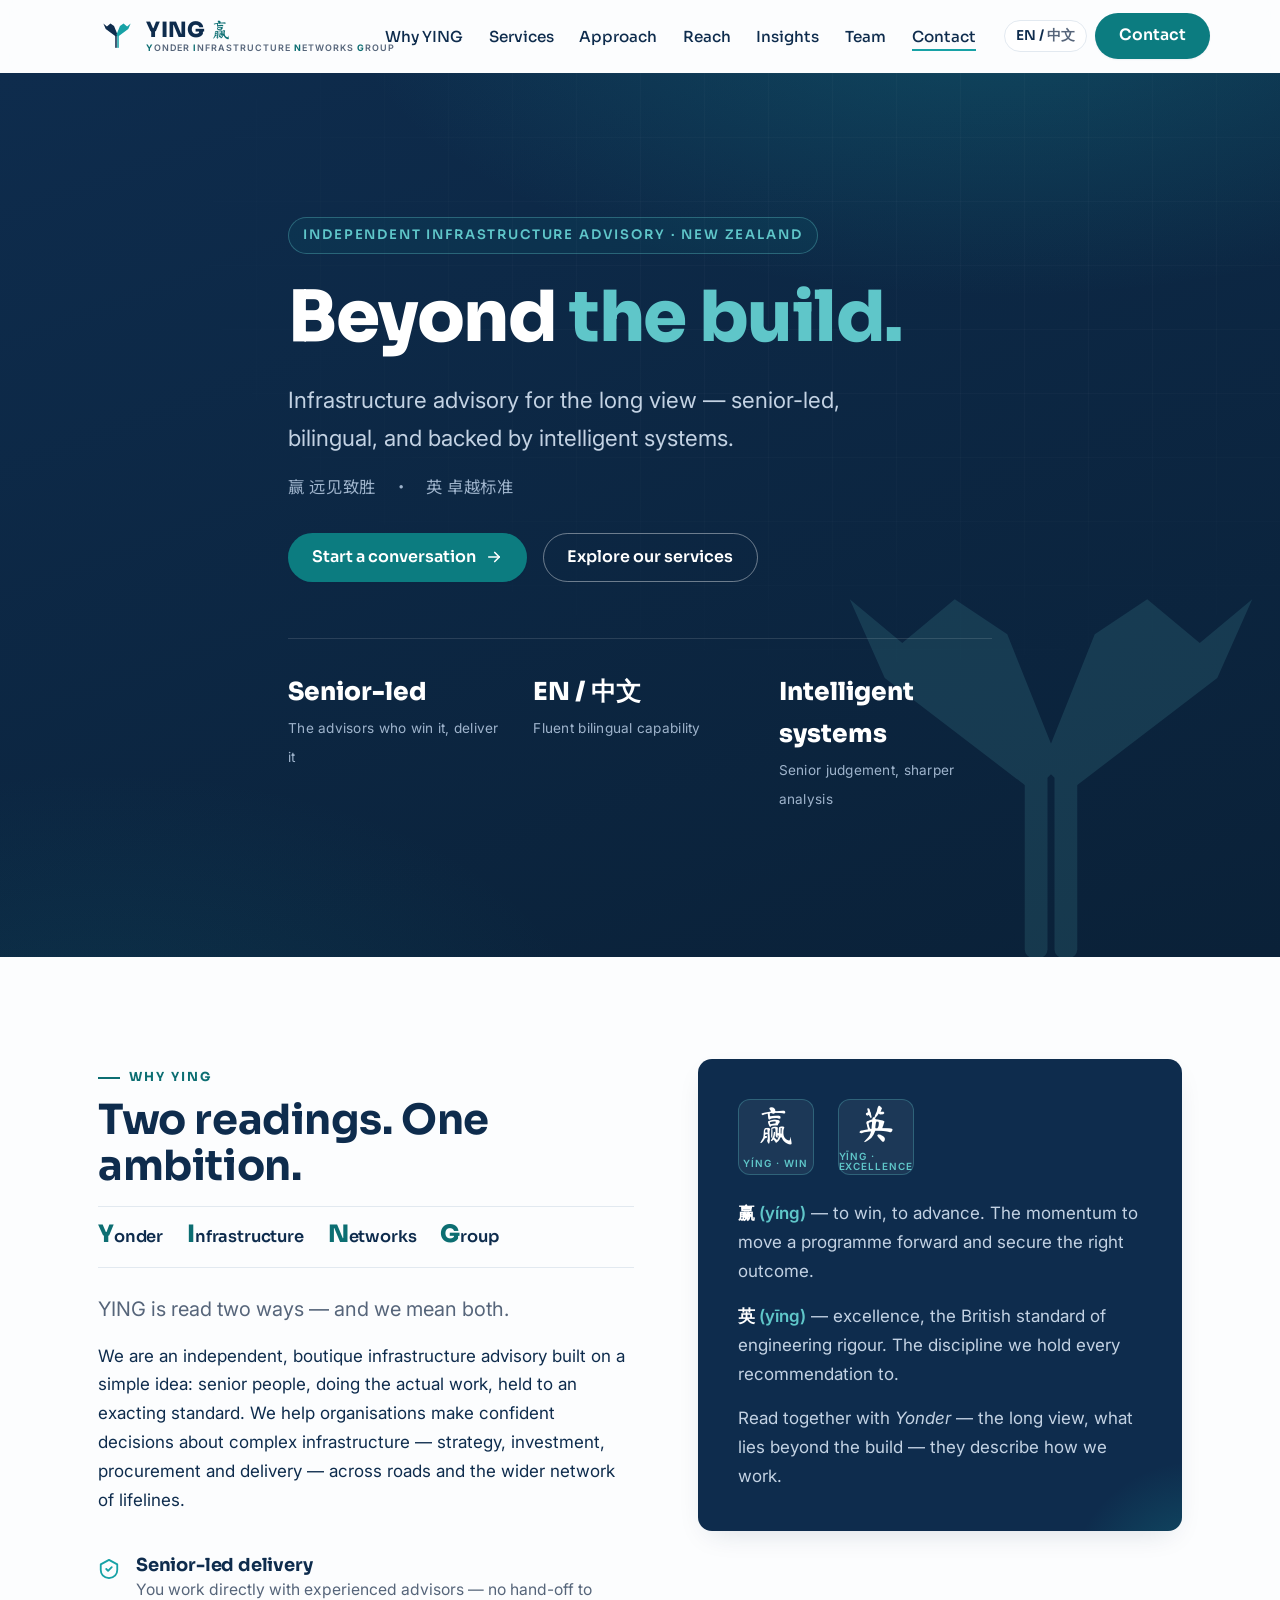
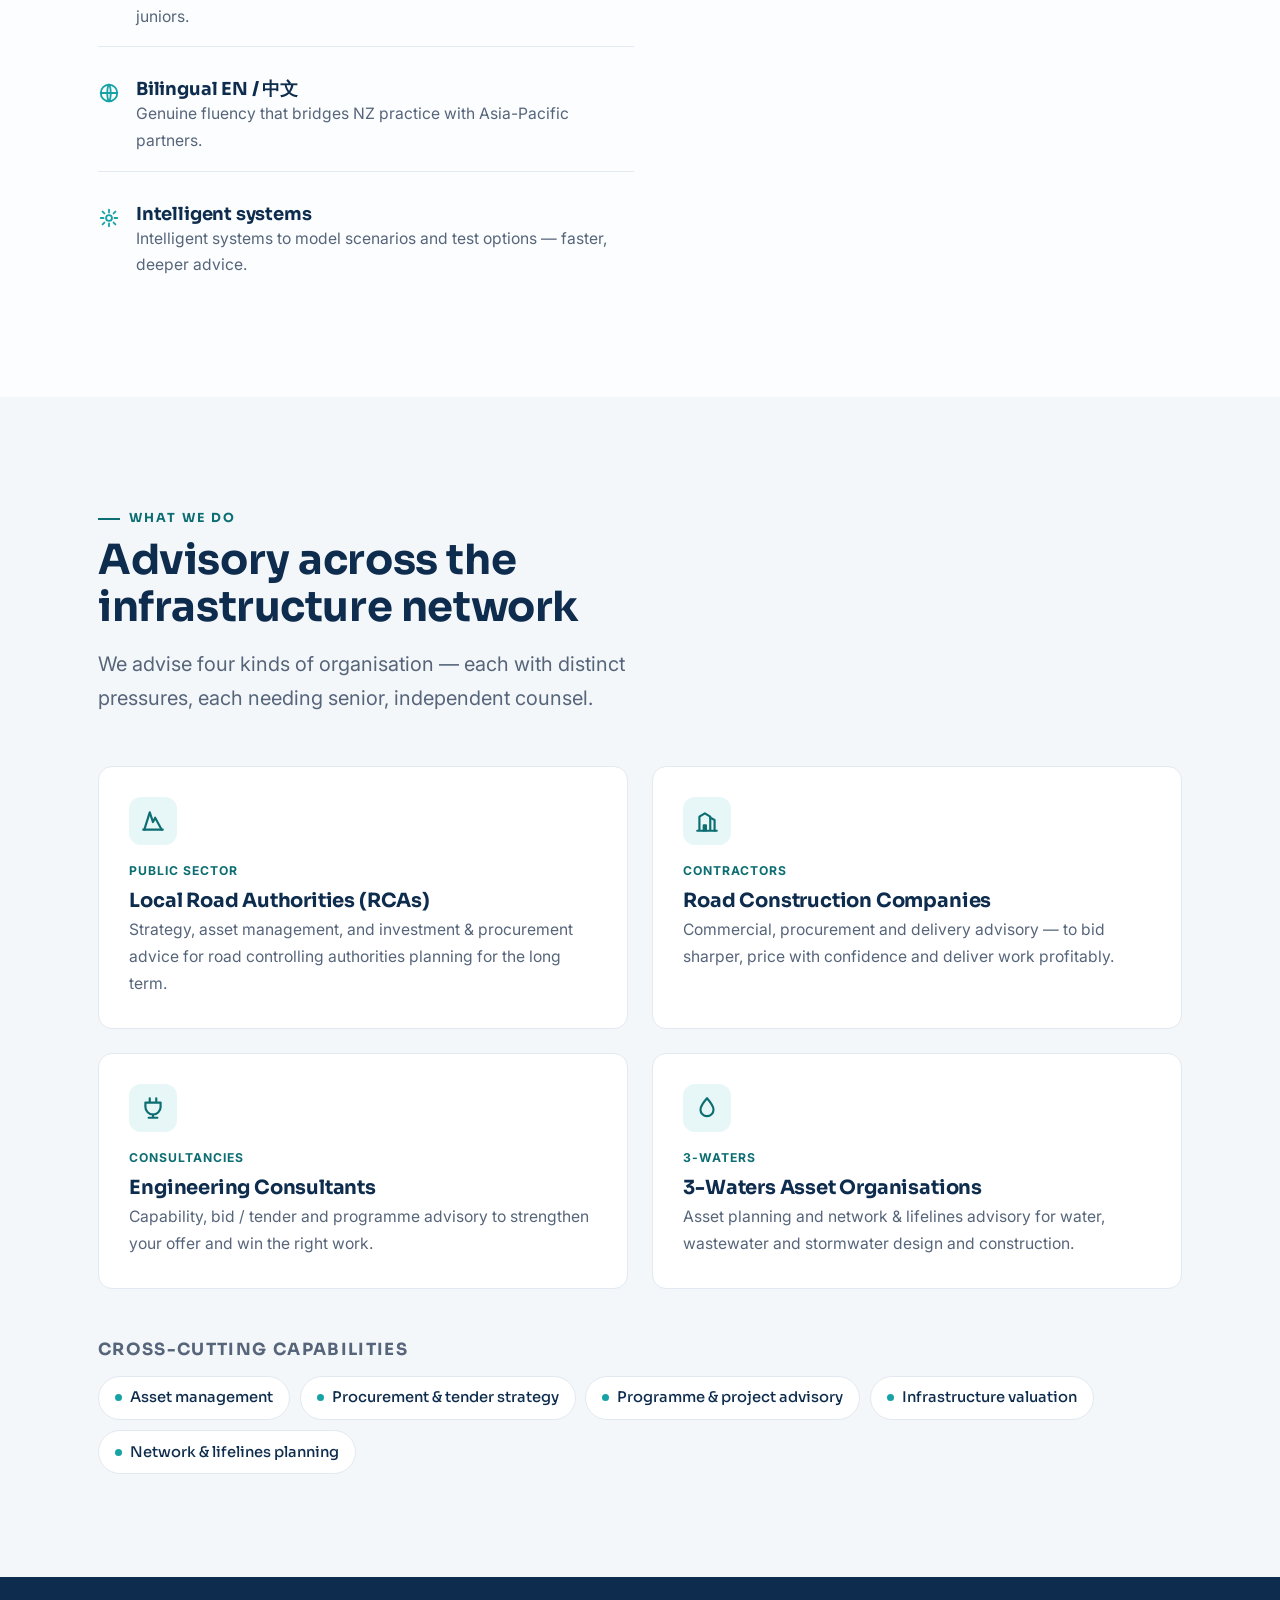
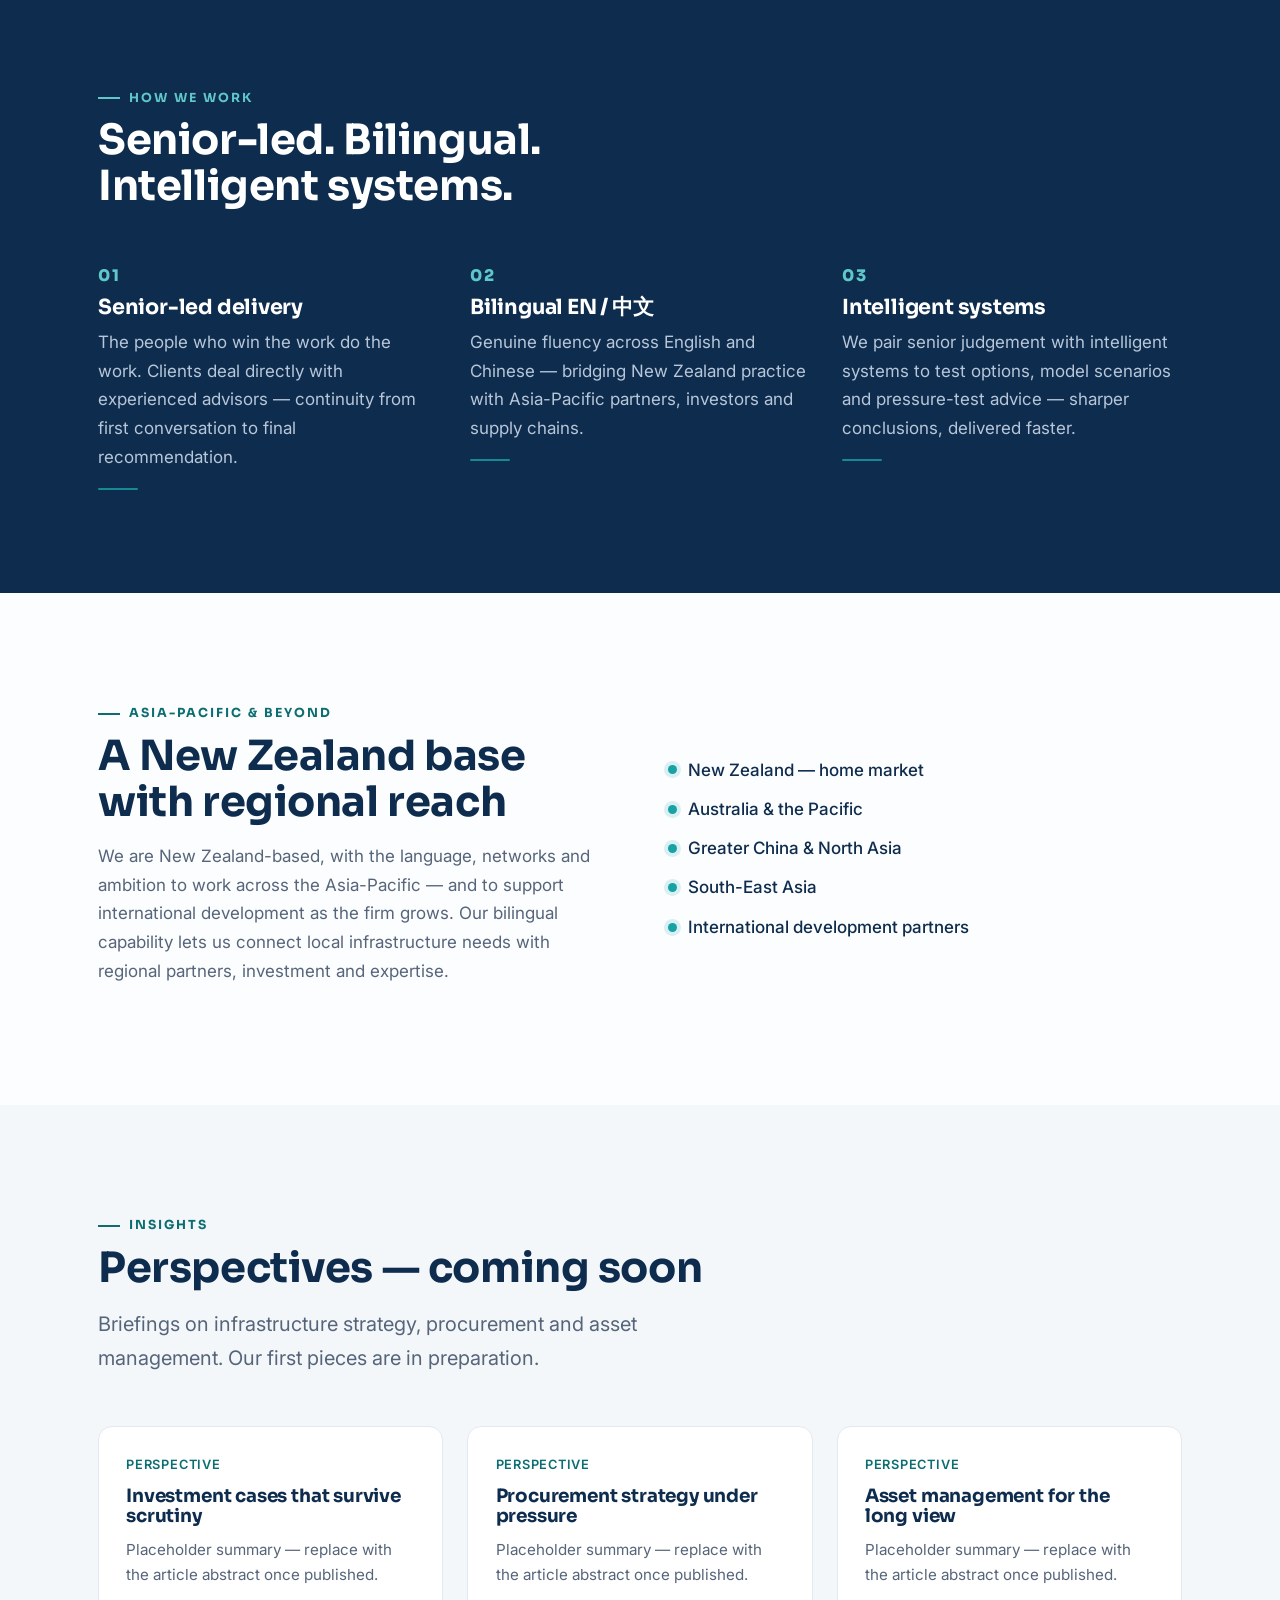
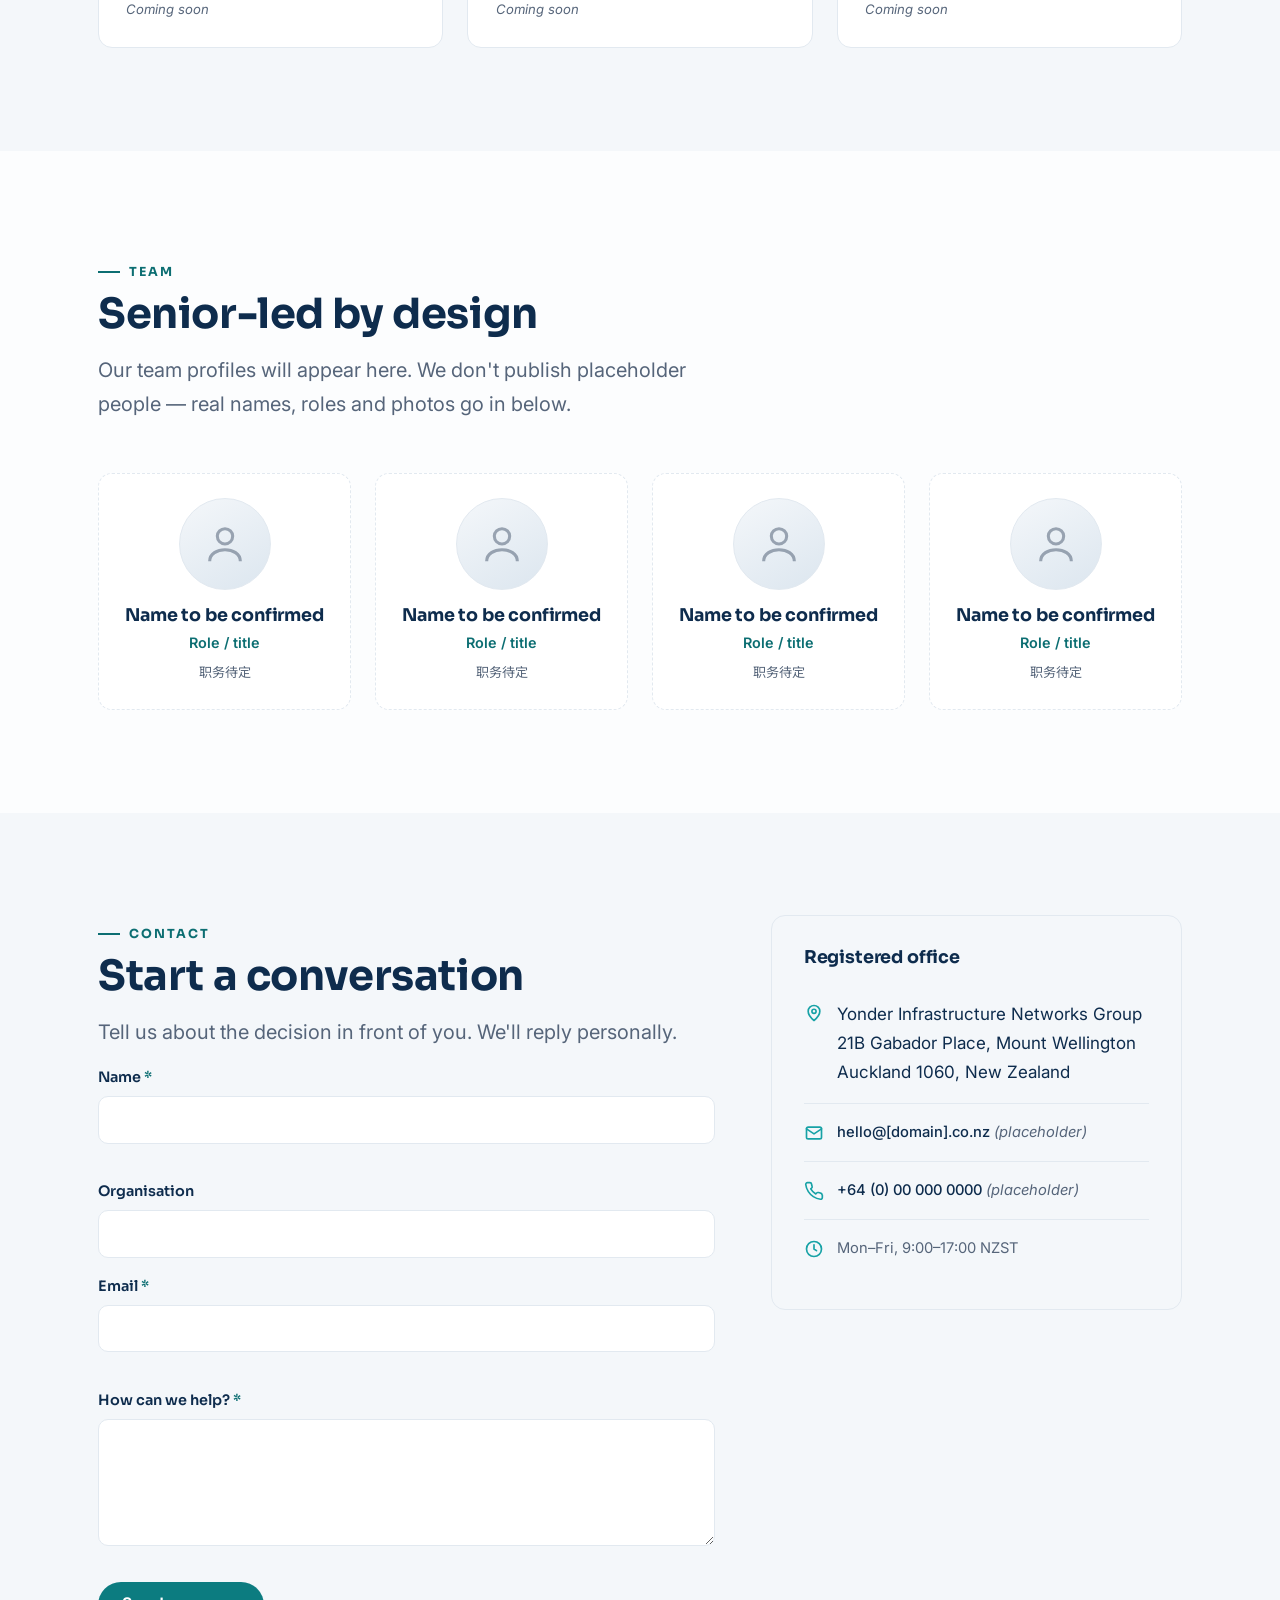
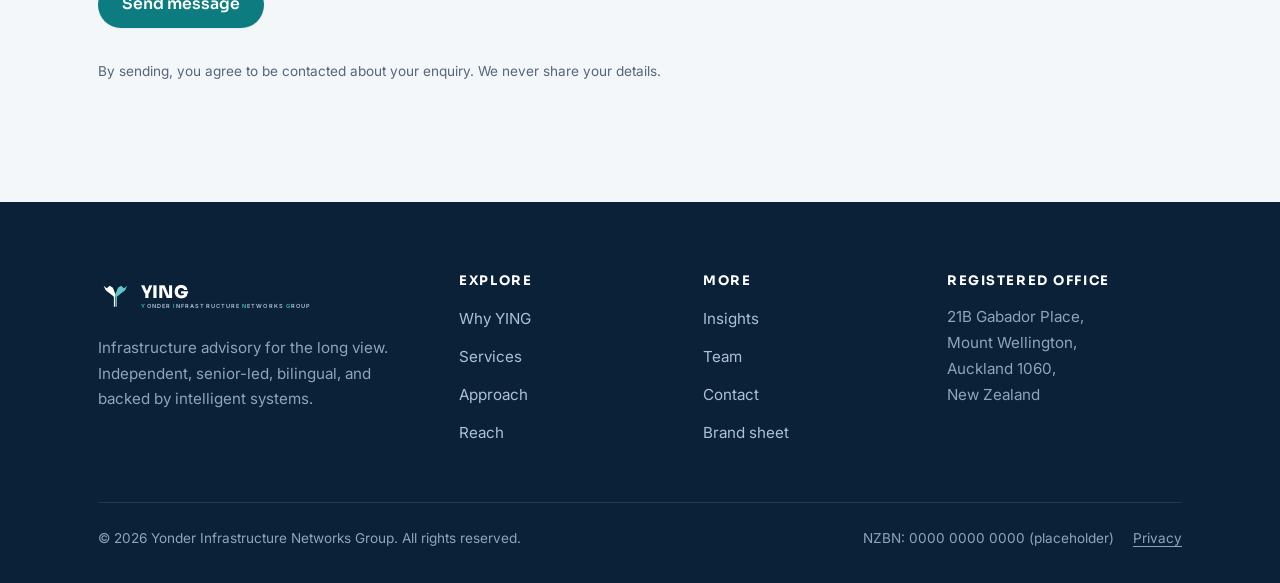
<file: index.html>
<!DOCTYPE html>
<html lang="en">
<head>
  <meta charset="UTF-8" />
  <meta name="viewport" content="width=device-width, initial-scale=1" />
  <meta name="theme-color" content="#0E2C4D" />

  <!-- ===== SEO ===== -->
  <title>YING — Yonder Infrastructure Networks Group | Infrastructure advisory for the long view</title>
  <meta name="description" content="Yonder Infrastructure Networks Group (YING) is an independent, senior-led infrastructure advisory firm in New Zealand — bilingual English / 中文, with intelligent systems. Advisory for road authorities, construction, engineering consultants and 3-Waters." />
  <!-- TODO: confirm production domain, then set the canonical + og:url below. Placeholder used. -->
  <link rel="canonical" href="https://www.example-ying.co.nz/" />
  <meta name="robots" content="index, follow" />

  <!-- ===== Open Graph / Twitter ===== -->
  <meta property="og:type" content="website" />
  <meta property="og:site_name" content="YING — Yonder Infrastructure Networks Group" />
  <meta property="og:title" content="YING — Infrastructure advisory for the long view" />
  <meta property="og:description" content="Independent, senior-led, bilingual (EN / 中文) infrastructure advisory with intelligent systems. New Zealand-based with Asia-Pacific reach." />
  <meta property="og:url" content="https://www.example-ying.co.nz/" />
  <!-- og-image.png is generated from the brand assets; see README. 1200×630. -->
  <meta property="og:image" content="https://www.example-ying.co.nz/assets/img/og-image.png" />
  <meta property="og:image:alt" content="YING — Yonder Infrastructure Networks Group" />
  <meta property="og:locale" content="en_NZ" />
  <meta property="og:locale:alternate" content="zh_CN" />
  <meta name="twitter:card" content="summary_large_image" />
  <meta name="twitter:title" content="YING — Infrastructure advisory for the long view" />
  <meta name="twitter:description" content="Independent, senior-led, bilingual (EN / 中文) infrastructure advisory based in New Zealand, with intelligent systems." />
  <meta name="twitter:image" content="https://www.example-ying.co.nz/assets/img/og-image.png" />

  <!-- ===== Icons / manifest ===== -->
  <link rel="icon" href="favicon.svg" type="image/svg+xml" />
  <link rel="apple-touch-icon" href="brand/ying-icon-512.png" />
  <link rel="manifest" href="site.webmanifest" />

  <!-- ===== Fonts (Google Fonts, OFL) ===== -->
  <link rel="preconnect" href="https://fonts.googleapis.com" />
  <link rel="preconnect" href="https://fonts.gstatic.com" crossorigin />
  <link href="https://fonts.googleapis.com/css2?family=Inter:wght@400;500;600;700&family=Sora:wght@500;600;700;800&family=Noto+Sans+SC:wght@400;500;700&family=Ma+Shan+Zheng&display=swap" rel="stylesheet" />

  <link rel="stylesheet" href="assets/css/styles.css?v=2" />

  <!-- ===== Structured data (truthful fields only; contact details omitted until confirmed) ===== -->
  <script type="application/ld+json">
  {
    "@context": "https://schema.org",
    "@type": "ProfessionalService",
    "name": "Yonder Infrastructure Networks Group",
    "alternateName": "YING",
    "description": "Independent, senior-led infrastructure business advisory. Bilingual English / Chinese, with intelligent systems. New Zealand-based with Asia-Pacific reach.",
    "url": "https://www.example-ying.co.nz/",
    "areaServed": ["New Zealand", "Asia-Pacific"],
    "knowsLanguage": ["en", "zh"],
    "address": {
      "@type": "PostalAddress",
      "streetAddress": "21B Gabador Place, Mount Wellington",
      "addressLocality": "Auckland",
      "postalCode": "1060",
      "addressCountry": "NZ"
    }
    /* TODO: add "telephone", "email", "logo", "sameAs" (LinkedIn etc.), and "taxID" (NZBN) once confirmed. */
  }
  </script>
</head>

<body>
  <a class="skip-link" href="#main">Skip to main content</a>

  <!-- ============================ HEADER ============================ -->
  <header class="site-header" id="top">
    <div class="container header__inner">
      <a class="brand" href="#top" aria-label="YING — Yonder Infrastructure Networks Group, home">
        <!-- Inline monogram mark (matches brand/logo-monogram.svg) -->
        <svg class="brand__mark" viewBox="0 0 64 64" aria-hidden="true" focusable="false">
          <polygon points="9,11 15,16 21,11 27,15 33,30 30,33 13,20" fill="#0E2C4D"/>
          <polygon points="55,11 49,16 43,11 37,15 31,30 34,33 51,20" fill="#17A2A6"/>
          <rect x="29" y="30.5" width="2.6" height="21.5" rx="1" fill="#0E2C4D"/>
          <rect x="32.4" y="30.5" width="2.6" height="21.5" rx="1" fill="#17A2A6"/>
        </svg>
        <span class="brand__type">
          <span class="brand__name">YING<span class="brand__cjk" aria-hidden="true">赢</span></span>
          <span class="brand__sub"><span class="i">Y</span>onder <span class="i">I</span>nfrastructure <span class="i">N</span>etworks <span class="i">G</span>roup</span>
        </span>
      </a>

      <nav class="nav" aria-label="Primary">
        <ul class="nav__list">
          <li><a class="nav__link" href="#about"    data-en="Why YING"  data-zh="关于">Why YING</a></li>
          <li><a class="nav__link" href="#services" data-en="Services"  data-zh="服务">Services</a></li>
          <li><a class="nav__link" href="#approach" data-en="Approach"  data-zh="方法">Approach</a></li>
          <li><a class="nav__link" href="#reach"    data-en="Reach"     data-zh="区域">Reach</a></li>
          <li><a class="nav__link" href="#insights" data-en="Insights"  data-zh="洞察">Insights</a></li>
          <li><a class="nav__link" href="#team"     data-en="Team"      data-zh="团队">Team</a></li>
          <li><a class="nav__link" href="#contact"  data-en="Contact"   data-zh="联系">Contact</a></li>
        </ul>
      </nav>

      <div class="header__actions">
        <!-- Language toggle (scaffold). Swaps elements carrying data-en/data-zh and sets <html lang>. -->
        <button class="lang-toggle" id="langToggle" type="button" aria-label="Switch language to 中文" title="Switch language">
          <span class="lang-en">EN</span><span aria-hidden="true"> / </span><span class="lang-zh is-inactive">中文</span>
        </button>
        <a class="btn btn--primary" href="#contact" data-en="Contact" data-zh="联系我们">Contact</a>
        <button class="nav-toggle" id="navToggle" type="button" aria-expanded="false" aria-controls="mobileNav" aria-label="Open menu">
          <span></span><span></span><span></span>
        </button>
      </div>
    </div>
  </header>

  <!-- Mobile navigation — kept OUTSIDE <header> so its position:fixed is relative to the
       viewport (the header's backdrop-filter would otherwise become its containing block). -->
  <div class="mobile-nav" id="mobileNav" hidden>
    <ul>
      <li><a href="#about"    data-en="Why YING" data-zh="关于">Why YING</a></li>
      <li><a href="#services" data-en="Services" data-zh="服务">Services</a></li>
      <li><a href="#approach" data-en="Approach" data-zh="方法">Approach</a></li>
      <li><a href="#reach"    data-en="Reach"    data-zh="区域">Reach</a></li>
      <li><a href="#insights" data-en="Insights" data-zh="洞察">Insights</a></li>
      <li><a href="#team"     data-en="Team"     data-zh="团队">Team</a></li>
      <li><a href="#contact"  data-en="Contact"  data-zh="联系">Contact</a></li>
    </ul>
    <a class="btn btn--primary" href="#contact" data-en="Start a conversation" data-zh="联系我们">Start a conversation</a>
  </div>

  <main id="main">

    <!-- ============================ HERO ============================ -->
    <section class="hero" aria-labelledby="hero-title">
      <div class="hero__grid" aria-hidden="true"></div>
      <!-- Oversized watermark of the mark -->
      <svg class="hero__watermark" viewBox="0 0 64 64" aria-hidden="true">
        <polygon points="9,11 15,16 21,11 27,15 33,30 30,33 13,20" fill="#5FC6C9"/>
        <polygon points="55,11 49,16 43,11 37,15 31,30 34,33 51,20" fill="#5FC6C9"/>
        <rect x="29" y="30.5" width="2.6" height="21.5" rx="1" fill="#5FC6C9"/>
        <rect x="32.4" y="30.5" width="2.6" height="21.5" rx="1" fill="#5FC6C9"/>
      </svg>

      <div class="container hero__inner">
        <p class="hero__kicker" data-en="Independent infrastructure advisory · New Zealand" data-zh="独立基础设施咨询 · 新西兰">Independent infrastructure advisory · New Zealand</p>
        <!-- Split into leaf spans so the accent survives the language swap (textContent-only). -->
        <h1 id="hero-title"><span data-en="Beyond " data-zh="远见 · ">Beyond </span><span class="accent" data-en="the build." data-zh="致胜">the build.</span></h1>
        <p class="hero__lead" data-en="Infrastructure advisory for the long view — senior-led, bilingual, and backed by intelligent systems." data-zh="着眼长远的基础设施咨询——资深主导、双语服务、运用智慧系统。">Infrastructure advisory for the long view — senior-led, bilingual, and backed by intelligent systems.</p>
        <p class="hero__cjk cjk">赢 远见致胜　·　英 卓越标准</p>
        <div class="hero__cta">
          <a class="btn btn--primary" href="#contact">
            <span data-en="Start a conversation" data-zh="联系我们">Start a conversation</span>
            <svg class="btn__icon" width="18" height="18" viewBox="0 0 24 24" fill="none" stroke="currentColor" stroke-width="2.2" stroke-linecap="round" stroke-linejoin="round" aria-hidden="true"><path d="M5 12h14"/><path d="m13 6 6 6-6 6"/></svg>
          </a>
          <a class="btn btn--ghost-dark" href="#services" data-en="Explore our services" data-zh="了解服务">Explore our services</a>
        </div>

        <!-- Differentiator proof strip (qualitative — no fabricated figures) -->
        <div class="hero__stats" role="list">
          <div class="hero__stat" role="listitem"><span class="n">Senior-led</span><span class="l" data-en="The advisors who win it, deliver it" data-zh="赢得项目者，亲自交付">The advisors who win it, deliver it</span></div>
          <div class="hero__stat" role="listitem"><span class="n">EN / 中文</span><span class="l" data-en="Fluent bilingual capability" data-zh="流利的中英双语能力">Fluent bilingual capability</span></div>
          <div class="hero__stat" role="listitem"><span class="n">Intelligent systems</span><span class="l" data-en="Senior judgement, sharper analysis" data-zh="资深判断，更敏锐的分析">Senior judgement, sharper analysis</span></div>
        </div>
      </div>
    </section>

    <!-- ============================ ABOUT / WHY YING ============================ -->
    <section class="section" id="about" aria-labelledby="about-title">
      <div class="container about__grid">
        <div class="reveal">
          <p class="eyebrow" data-en="Why YING" data-zh="关于 YING">Why YING</p>
          <h2 class="h2" id="about-title" data-en="Two readings. One ambition." data-zh="一名两义，志在致远。">Two readings. One ambition.</h2>
          <!-- YING = the initials of the full company name -->
          <ul class="acronym" aria-label="YING stands for Yonder Infrastructure Networks Group">
            <li><span class="ini">Y</span>onder</li>
            <li><span class="ini">I</span>nfrastructure</li>
            <li><span class="ini">N</span>etworks</li>
            <li><span class="ini">G</span>roup</li>
          </ul>
          <!-- TODO(content): final approved English "about" copy. Below is original placeholder copy, safe to ship. -->
          <p class="lead" data-en="YING is read two ways — and we mean both." data-zh="YING 有两种读法——我们两者兼具。">YING is read two ways — and we mean both.</p>
          <p>We are an independent, boutique infrastructure advisory built on a simple idea: senior people, doing the actual work, held to an exacting standard. We help organisations make confident decisions about complex infrastructure — strategy, investment, procurement and delivery — across roads and the wider network of lifelines.</p>
          <ul class="pillars">
            <li class="pillar">
              <svg width="22" height="22" viewBox="0 0 24 24" fill="none" stroke="currentColor" stroke-width="2" stroke-linecap="round" stroke-linejoin="round" aria-hidden="true"><path d="M12 2 3 7v6c0 5 3.5 8 9 9 5.5-1 9-4 9-9V7z"/><path d="m9 12 2 2 4-4"/></svg>
              <div><h3 data-en="Senior-led delivery" data-zh="资深主导交付">Senior-led delivery</h3><p data-en="You work directly with experienced advisors — no hand-off to juniors." data-zh="您将直接与资深顾问合作，绝不转交初级人员。">You work directly with experienced advisors — no hand-off to juniors.</p></div>
            </li>
            <li class="pillar">
              <svg width="22" height="22" viewBox="0 0 24 24" fill="none" stroke="currentColor" stroke-width="2" stroke-linecap="round" stroke-linejoin="round" aria-hidden="true"><circle cx="12" cy="12" r="9"/><path d="M3 12h18M12 3c2.5 2.7 2.5 15.3 0 18M12 3c-2.5 2.7-2.5 15.3 0 18"/></svg>
              <div><h3 data-en="Bilingual EN / 中文" data-zh="中英双语">Bilingual EN / 中文</h3><p data-en="Genuine fluency that bridges NZ practice with Asia-Pacific partners." data-zh="真正的双语能力，连接新西兰实践与亚太伙伴。">Genuine fluency that bridges NZ practice with Asia-Pacific partners.</p></div>
            </li>
            <li class="pillar">
              <svg width="22" height="22" viewBox="0 0 24 24" fill="none" stroke="currentColor" stroke-width="2" stroke-linecap="round" stroke-linejoin="round" aria-hidden="true"><path d="M12 3v3m0 12v3M5 5l2 2m10 10 2 2M3 12h3m12 0h3M5 19l2-2m10-10 2-2"/><circle cx="12" cy="12" r="3.2"/></svg>
              <div><h3 data-en="Intelligent systems" data-zh="智慧系统">Intelligent systems</h3><p data-en="Intelligent systems to model scenarios and test options — faster, deeper advice." data-zh="运用智慧系统模拟情景、检验方案——更快、更深入的建议。">Intelligent systems to model scenarios and test options — faster, deeper advice.</p></div>
            </li>
          </ul>
        </div>

        <aside class="story-card reveal" aria-label="The meaning of YING">
          <div class="glyph-row">
            <span class="glyph cjk">赢<small>yíng · win</small></span>
            <span class="glyph cjk">英<small>yīng · excellence</small></span>
          </div>
          <p><strong style="color:#fff">赢 <span class="pinyin">(yíng)</span></strong> — to win, to advance. The momentum to move a programme forward and secure the right outcome.</p>
          <p><strong style="color:#fff">英 <span class="pinyin">(yīng)</span></strong> — excellence, the British standard of engineering rigour. The discipline we hold every recommendation to.</p>
          <p style="margin-bottom:0">Read together with <em>Yonder</em> — the long view, what lies beyond the build — they describe how we work.</p>
        </aside>
      </div>
    </section>

    <!-- ============================ SERVICES ============================ -->
    <section class="section section--alt" id="services" aria-labelledby="services-title">
      <div class="container">
        <div class="section__head reveal">
          <p class="eyebrow" data-en="What we do" data-zh="服务范围">What we do</p>
          <h2 class="h2" id="services-title" data-en="Advisory across the infrastructure network" data-zh="覆盖基础设施网络的咨询服务">Advisory across the infrastructure network</h2>
          <p class="lead" data-en="We advise four kinds of organisation — each with distinct pressures, each needing senior, independent counsel." data-zh="我们为四类机构提供咨询，各有不同挑战，皆需资深、独立的建议。">We advise four kinds of organisation — each with distinct pressures, each needing senior, independent counsel.</p>
        </div>

        <div class="card-grid">
          <!-- Service 1 -->
          <article class="card reveal">
            <span class="card__icon" aria-hidden="true"><svg viewBox="0 0 24 24" fill="none" stroke="currentColor" stroke-width="2" stroke-linecap="round" stroke-linejoin="round"><path d="M4 20 9 4l3 9 2-4 6 11"/><path d="M3 20h18"/></svg></span>
            <span class="card__tag" data-en="Public sector" data-zh="公共部门">Public sector</span>
            <h3 data-en="Local Road Authorities (RCAs)" data-zh="地方道路管理机构（RCA）">Local Road Authorities (RCAs)</h3>
            <p data-en="Strategy, asset management, and investment &amp; procurement advice for road controlling authorities planning for the long term." data-zh="为道路管理机构提供战略、资产管理及投资与采购建议，着眼长远规划。">Strategy, asset management, and investment &amp; procurement advice for road controlling authorities planning for the long term.</p>
          </article>
          <!-- Service 2 -->
          <article class="card reveal">
            <span class="card__icon" aria-hidden="true"><svg viewBox="0 0 24 24" fill="none" stroke="currentColor" stroke-width="2" stroke-linecap="round" stroke-linejoin="round"><path d="M3 21h18M5 21V8l5-3 5 3v13"/><path d="M9 21v-5h2v5M19 21V11l-4-2"/></svg></span>
            <span class="card__tag" data-en="Contractors" data-zh="承建商">Contractors</span>
            <h3 data-en="Road Construction Companies" data-zh="道路施工企业">Road Construction Companies</h3>
            <p data-en="Commercial, procurement and delivery advisory — to bid sharper, price with confidence and deliver work profitably." data-zh="商务、采购与交付咨询——更精准投标、更有把握定价、更高效益地交付。">Commercial, procurement and delivery advisory — to bid sharper, price with confidence and deliver work profitably.</p>
          </article>
          <!-- Service 3 -->
          <article class="card reveal">
            <span class="card__icon" aria-hidden="true"><svg viewBox="0 0 24 24" fill="none" stroke="currentColor" stroke-width="2" stroke-linecap="round" stroke-linejoin="round"><path d="M9 3v4M15 3v4M5 7h14v4a7 7 0 0 1-14 0z"/><path d="M12 18v3M8 21h8"/></svg></span>
            <span class="card__tag" data-en="Consultancies" data-zh="咨询公司">Consultancies</span>
            <h3 data-en="Engineering Consultants" data-zh="工程顾问公司">Engineering Consultants</h3>
            <p data-en="Capability, bid / tender and programme advisory to strengthen your offer and win the right work." data-zh="能力建设、投标与项目群咨询，提升竞争力、赢得合适项目。">Capability, bid / tender and programme advisory to strengthen your offer and win the right work.</p>
          </article>
          <!-- Service 4 -->
          <article class="card reveal">
            <span class="card__icon" aria-hidden="true"><svg viewBox="0 0 24 24" fill="none" stroke="currentColor" stroke-width="2" stroke-linecap="round" stroke-linejoin="round"><path d="M12 3c4 4.5 6 7.8 6 10.5a6 6 0 0 1-12 0C6 10.8 8 7.5 12 3z"/></svg></span>
            <span class="card__tag" data-en="3-Waters" data-zh="三水">3-Waters</span>
            <h3 data-en="3-Waters Asset Organisations" data-zh="三水资产机构">3-Waters Asset Organisations</h3>
            <p data-en="Asset planning and network &amp; lifelines advisory for water, wastewater and stormwater design and construction." data-zh="为供水、污水与雨水的设计与施工提供资产规划及网络与生命线咨询。">Asset planning and network &amp; lifelines advisory for water, wastewater and stormwater design and construction.</p>
          </article>
        </div>

        <div class="capabilities reveal">
          <h3 data-en="Cross-cutting capabilities" data-zh="贯穿性专长">Cross-cutting capabilities</h3>
          <ul class="chips">
            <li class="chip" data-en="Asset management" data-zh="资产管理">Asset management</li>
            <li class="chip" data-en="Procurement &amp; tender strategy" data-zh="采购与投标策略">Procurement &amp; tender strategy</li>
            <li class="chip" data-en="Programme &amp; project advisory" data-zh="项目群与项目咨询">Programme &amp; project advisory</li>
            <li class="chip" data-en="Infrastructure valuation" data-zh="基础设施估值">Infrastructure valuation</li>
            <li class="chip" data-en="Network &amp; lifelines planning" data-zh="网络与生命线规划">Network &amp; lifelines planning</li>
          </ul>
        </div>
      </div>
    </section>

    <!-- ============================ APPROACH / DIFFERENTIATORS ============================ -->
    <section class="section section--navy" id="approach" aria-labelledby="approach-title">
      <div class="container">
        <div class="section__head reveal">
          <p class="eyebrow" data-en="How we work" data-zh="工作方式">How we work</p>
          <h2 class="h2" id="approach-title" data-en="Senior-led. Bilingual. Intelligent systems." data-zh="资深主导 · 中英双语 · 智慧系统">Senior-led. Bilingual. Intelligent systems.</h2>
        </div>
        <div class="steps">
          <div class="step reveal">
            <span class="step__n">01</span>
            <h3 data-en="Senior-led delivery" data-zh="资深主导交付">Senior-led delivery</h3>
            <p data-en="The people who win the work do the work. Clients deal directly with experienced advisors — continuity from first conversation to final recommendation." data-zh="赢得项目的人亲自执行。客户全程与资深顾问直接对接——从初次沟通到最终建议，一以贯之。">The people who win the work do the work. Clients deal directly with experienced advisors — continuity from first conversation to final recommendation.</p>
            <div class="step__rule" aria-hidden="true"></div>
          </div>
          <div class="step reveal">
            <span class="step__n">02</span>
            <h3 data-en="Bilingual EN / 中文" data-zh="中英双语">Bilingual EN / 中文</h3>
            <p data-en="Genuine fluency across English and Chinese — bridging New Zealand practice with Asia-Pacific partners, investors and supply chains." data-zh="真正流利的中英双语能力——连接新西兰实践与亚太伙伴、投资方及供应链。">Genuine fluency across English and Chinese — bridging New Zealand practice with Asia-Pacific partners, investors and supply chains.</p>
            <div class="step__rule" aria-hidden="true"></div>
          </div>
          <div class="step reveal">
            <span class="step__n">03</span>
            <h3 data-en="Intelligent systems" data-zh="智慧系统">Intelligent systems</h3>
            <p data-en="We pair senior judgement with intelligent systems to test options, model scenarios and pressure-test advice — sharper conclusions, delivered faster." data-zh="将资深判断与智慧系统结合，检验方案、模拟情景、压力测试建议——结论更精准，交付更迅速。">We pair senior judgement with intelligent systems to test options, model scenarios and pressure-test advice — sharper conclusions, delivered faster.</p>
            <div class="step__rule" aria-hidden="true"></div>
          </div>
        </div>
      </div>
    </section>

    <!-- ============================ ASIA-PACIFIC REACH ============================ -->
    <section class="section" id="reach" aria-labelledby="reach-title">
      <div class="container reach__grid">
        <div class="reveal">
          <p class="eyebrow" data-en="Asia-Pacific &amp; beyond" data-zh="亚太及更远">Asia-Pacific &amp; beyond</p>
          <h2 class="h2" id="reach-title" data-en="A New Zealand base with regional reach" data-zh="立足新西兰，辐射区域">A New Zealand base with regional reach</h2>
          <!-- TODO(content): confirm regional ambition wording with directors. These are ambition statements, not claims of established offices. -->
          <p class="reach__note" data-en="We are New Zealand-based, with the language, networks and ambition to work across the Asia-Pacific — and to support international development as the firm grows. Our bilingual capability lets us connect local infrastructure needs with regional partners, investment and expertise." data-zh="我们立足新西兰，凭借语言、网络与抱负服务于整个亚太地区，并随企业成长支持国际发展。双语能力使我们能将本地基础设施需求与区域伙伴、投资及专长相连接。">We are New Zealand-based, with the language, networks and ambition to work across the Asia-Pacific — and to support international development as the firm grows. Our bilingual capability lets us connect local infrastructure needs with regional partners, investment and expertise.</p>
        </div>
        <ul class="region-list reveal" aria-label="Regions of focus and ambition">
          <li data-en="New Zealand — home market" data-zh="新西兰——本土市场">New Zealand — home market</li>
          <li data-en="Australia &amp; the Pacific" data-zh="澳大利亚与太平洋地区">Australia &amp; the Pacific</li>
          <li data-en="Greater China &amp; North Asia" data-zh="大中华区与北亚">Greater China &amp; North Asia</li>
          <li data-en="South-East Asia" data-zh="东南亚">South-East Asia</li>
          <li data-en="International development partners" data-zh="国际发展合作伙伴">International development partners</li>
        </ul>
      </div>
    </section>

    <!-- ============================ INSIGHTS / NEWS (placeholder) ============================ -->
    <section class="section section--alt" id="insights" aria-labelledby="insights-title">
      <div class="container">
        <div class="section__head reveal">
          <p class="eyebrow" data-en="Insights" data-zh="洞察">Insights</p>
          <h2 class="h2" id="insights-title" data-en="Perspectives — coming soon" data-zh="观点 —— 即将推出">Perspectives — coming soon</h2>
          <p class="lead" data-en="Briefings on infrastructure strategy, procurement and asset management. Our first pieces are in preparation." data-zh="关于基础设施战略、采购与资产管理的简报。首批内容正在筹备中。">Briefings on infrastructure strategy, procurement and asset management. Our first pieces are in preparation.</p>
        </div>
        <!-- TODO(content): replace these placeholder cards with real articles (title, date, summary, link). -->
        <div class="insight-grid">
          <article class="insight reveal">
            <span class="insight__meta" data-en="Perspective" data-zh="观点">Perspective</span>
            <h3 data-en="Investment cases that survive scrutiny" data-zh="经得起审视的投资论证">Investment cases that survive scrutiny</h3>
            <p data-en="Placeholder summary — replace with the article abstract once published." data-zh="占位摘要——发布后请替换为文章摘要。">Placeholder summary — replace with the article abstract once published.</p>
            <span class="insight__soon" data-en="Coming soon" data-zh="即将推出">Coming soon</span>
          </article>
          <article class="insight reveal">
            <span class="insight__meta" data-en="Perspective" data-zh="观点">Perspective</span>
            <h3 data-en="Procurement strategy under pressure" data-zh="压力之下的采购策略">Procurement strategy under pressure</h3>
            <p data-en="Placeholder summary — replace with the article abstract once published." data-zh="占位摘要——发布后请替换为文章摘要。">Placeholder summary — replace with the article abstract once published.</p>
            <span class="insight__soon" data-en="Coming soon" data-zh="即将推出">Coming soon</span>
          </article>
          <article class="insight reveal">
            <span class="insight__meta" data-en="Perspective" data-zh="观点">Perspective</span>
            <h3 data-en="Asset management for the long view" data-zh="着眼长远的资产管理">Asset management for the long view</h3>
            <p data-en="Placeholder summary — replace with the article abstract once published." data-zh="占位摘要——发布后请替换为文章摘要。">Placeholder summary — replace with the article abstract once published.</p>
            <span class="insight__soon" data-en="Coming soon" data-zh="即将推出">Coming soon</span>
          </article>
        </div>
      </div>
    </section>

    <!-- ============================ TEAM (placeholder — no fabricated people) ============================ -->
    <section class="section" id="team" aria-labelledby="team-title">
      <div class="container">
        <div class="section__head reveal">
          <p class="eyebrow" data-en="Team" data-zh="团队">Team</p>
          <h2 class="h2" id="team-title" data-en="Senior-led by design" data-zh="资深主导，源于设计">Senior-led by design</h2>
          <p class="lead" data-en="Our team profiles will appear here. We don't publish placeholder people — real names, roles and photos go in below." data-zh="团队成员介绍将显示于此。我们不发布虚构人员——真实姓名、职务与照片将在下方填入。">Our team profiles will appear here. We don't publish placeholder people — real names, roles and photos go in below.</p>
        </div>
        <!-- TODO(content): for each team member add name, role (EN + 中文), photo (replace silhouette), short bio, and optional LinkedIn.
             Do NOT publish photos without the individual's consent. -->
        <div class="team-grid">
          <!-- Repeat this card per person -->
          <article class="person reveal">
            <div class="person__avatar" aria-hidden="true"><svg viewBox="0 0 24 24" fill="none" stroke="currentColor" stroke-width="1.6"><circle cx="12" cy="8" r="4"/><path d="M4 21c0-4 4-6 8-6s8 2 8 6"/></svg></div>
            <h3 data-en="Name to be confirmed" data-zh="姓名待定">Name to be confirmed</h3>
            <span class="role" data-en="Role / title" data-zh="职务">Role / title</span><br>
            <span class="role-zh cjk">职务待定</span>
          </article>
          <article class="person reveal">
            <div class="person__avatar" aria-hidden="true"><svg viewBox="0 0 24 24" fill="none" stroke="currentColor" stroke-width="1.6"><circle cx="12" cy="8" r="4"/><path d="M4 21c0-4 4-6 8-6s8 2 8 6"/></svg></div>
            <h3 data-en="Name to be confirmed" data-zh="姓名待定">Name to be confirmed</h3>
            <span class="role" data-en="Role / title" data-zh="职务">Role / title</span><br>
            <span class="role-zh cjk">职务待定</span>
          </article>
          <article class="person reveal">
            <div class="person__avatar" aria-hidden="true"><svg viewBox="0 0 24 24" fill="none" stroke="currentColor" stroke-width="1.6"><circle cx="12" cy="8" r="4"/><path d="M4 21c0-4 4-6 8-6s8 2 8 6"/></svg></div>
            <h3 data-en="Name to be confirmed" data-zh="姓名待定">Name to be confirmed</h3>
            <span class="role" data-en="Role / title" data-zh="职务">Role / title</span><br>
            <span class="role-zh cjk">职务待定</span>
          </article>
          <article class="person reveal">
            <div class="person__avatar" aria-hidden="true"><svg viewBox="0 0 24 24" fill="none" stroke="currentColor" stroke-width="1.6"><circle cx="12" cy="8" r="4"/><path d="M4 21c0-4 4-6 8-6s8 2 8 6"/></svg></div>
            <h3 data-en="Name to be confirmed" data-zh="姓名待定">Name to be confirmed</h3>
            <span class="role" data-en="Role / title" data-zh="职务">Role / title</span><br>
            <span class="role-zh cjk">职务待定</span>
          </article>
        </div>
      </div>
    </section>

    <!-- ============================ CONTACT ============================ -->
    <section class="section section--alt" id="contact" aria-labelledby="contact-title">
      <div class="container contact__grid">
        <div class="reveal">
          <p class="eyebrow" data-en="Contact" data-zh="联系我们">Contact</p>
          <h2 class="h2" id="contact-title" data-en="Start a conversation" data-zh="开启对话">Start a conversation</h2>
          <p class="lead" data-en="Tell us about the decision in front of you. We'll reply personally." data-zh="告诉我们您正面临的决策，我们将亲自回复。">Tell us about the decision in front of you. We'll reply personally.</p>

          <!-- Form posts nowhere by default. To go live, set action/method to a Formspree endpoint or
               a Cloudflare Worker / Pages Function, and remove the JS preventDefault in main.js. -->
          <form class="form" id="contactForm" novalidate
                action="#" method="post" data-endpoint="REPLACE_WITH_FORM_ENDPOINT">
            <div class="field">
              <label for="name" data-en="Name" data-zh="姓名">Name <span class="req" aria-hidden="true">*</span></label>
              <input id="name" name="name" type="text" autocomplete="name" required aria-required="true" aria-describedby="name-err" />
              <span class="field__error" id="name-err" role="alert"></span>
            </div>
            <div class="field">
              <label for="org" data-en="Organisation" data-zh="机构 / 公司">Organisation</label>
              <input id="org" name="organisation" type="text" autocomplete="organization" />
            </div>
            <div class="field">
              <label for="email" data-en="Email" data-zh="电子邮箱">Email <span class="req" aria-hidden="true">*</span></label>
              <input id="email" name="email" type="email" autocomplete="email" required aria-required="true" aria-describedby="email-err" />
              <span class="field__error" id="email-err" role="alert"></span>
            </div>
            <div class="field">
              <label for="message" data-en="How can we help?" data-zh="我们能提供什么帮助？">How can we help? <span class="req" aria-hidden="true">*</span></label>
              <textarea id="message" name="message" rows="5" required aria-required="true" aria-describedby="msg-err"></textarea>
              <span class="field__error" id="msg-err" role="alert"></span>
            </div>
            <div>
              <button class="btn btn--primary" type="submit" data-en="Send message" data-zh="发送信息">Send message</button>
              <p class="form-status" id="formStatus" role="status" aria-live="polite"></p>
            </div>
            <p class="form__note" data-en="By sending, you agree to be contacted about your enquiry. We never share your details." data-zh="发送即表示您同意我们就您的咨询与您联系。我们绝不分享您的信息。">By sending, you agree to be contacted about your enquiry. We never share your details.</p>
          </form>
        </div>

        <aside class="contact-aside reveal" aria-label="Our details">
          <h3 data-en="Registered office" data-zh="注册办公地址">Registered office</h3>
          <div class="contact-line">
            <svg width="20" height="20" viewBox="0 0 24 24" fill="none" stroke="currentColor" stroke-width="2" stroke-linecap="round" stroke-linejoin="round" aria-hidden="true"><path d="M12 21s-7-5.6-7-11a7 7 0 0 1 14 0c0 5.4-7 11-7 11z"/><circle cx="12" cy="10" r="2.5"/></svg>
            <address style="font-style:normal">
              Yonder Infrastructure Networks Group<br>
              21B Gabador Place, Mount Wellington<br>
              Auckland 1060, New Zealand
            </address>
          </div>
          <!-- TODO(contact): insert real email + phone. Placeholders below are clearly marked. -->
          <div class="contact-line">
            <svg width="20" height="20" viewBox="0 0 24 24" fill="none" stroke="currentColor" stroke-width="2" stroke-linecap="round" stroke-linejoin="round" aria-hidden="true"><rect x="3" y="5" width="18" height="14" rx="2"/><path d="m3 7 9 6 9-6"/></svg>
            <span class="muted"><a href="mailto:REPLACE@EXAMPLE.CO.NZ">hello@[domain].co.nz</a> <em>(placeholder)</em></span>
          </div>
          <div class="contact-line">
            <svg width="20" height="20" viewBox="0 0 24 24" fill="none" stroke="currentColor" stroke-width="2" stroke-linecap="round" stroke-linejoin="round" aria-hidden="true"><path d="M22 16.9v3a2 2 0 0 1-2.2 2 19.8 19.8 0 0 1-8.6-3.1 19.5 19.5 0 0 1-6-6A19.8 19.8 0 0 1 2.1 4.2 2 2 0 0 1 4.1 2h3a2 2 0 0 1 2 1.7c.1.9.3 1.8.6 2.6a2 2 0 0 1-.5 2.1L8.1 9.5a16 16 0 0 0 6 6l1.1-1.1a2 2 0 0 1 2.1-.5c.8.3 1.7.5 2.6.6a2 2 0 0 1 1.7 2z"/></svg>
            <span class="muted"><a href="tel:+6400000000">+64 (0) 00 000 0000</a> <em>(placeholder)</em></span>
          </div>
          <div class="contact-line">
            <svg width="20" height="20" viewBox="0 0 24 24" fill="none" stroke="currentColor" stroke-width="2" stroke-linecap="round" stroke-linejoin="round" aria-hidden="true"><circle cx="12" cy="12" r="9"/><path d="M12 7v5l3 2"/></svg>
            <span class="muted" data-en="Mon–Fri, 9:00–17:00 NZST" data-zh="周一至周五 9:00–17:00（新西兰时间）">Mon–Fri, 9:00–17:00 NZST</span>
          </div>
        </aside>
      </div>
    </section>
  </main>

  <!-- ============================ FOOTER ============================ -->
  <footer class="site-footer" role="contentinfo">
    <div class="container">
      <div class="footer__top">
        <div class="footer__brand">
          <!-- Reversed (white) lockup -->
          <svg class="footer-logo" viewBox="0 0 430 88" role="img" aria-label="YING — Yonder Infrastructure Networks Group">
            <g transform="translate(2,12)">
              <polygon points="9,11 15,16 21,11 27,15 33,30 30,33 13,20" fill="#FFFFFF"/>
              <polygon points="55,11 49,16 43,11 37,15 31,30 34,33 51,20" fill="#5FC6C9"/>
              <rect x="29" y="30.5" width="2.6" height="21.5" rx="1" fill="#FFFFFF"/>
              <rect x="32.4" y="30.5" width="2.6" height="21.5" rx="1" fill="#5FC6C9"/>
            </g>
            <text x="84" y="47" font-family="Sora, sans-serif" font-size="34" font-weight="800" letter-spacing="0.5" fill="#FFFFFF">YING</text>
            <text x="85" y="67" font-family="Inter, sans-serif" font-size="11" font-weight="600" letter-spacing="2.1" fill="#AFC0D4"><tspan fill="#2BC4C8">Y</tspan>ONDER <tspan fill="#2BC4C8">I</tspan>NFRASTRUCTURE <tspan fill="#2BC4C8">N</tspan>ETWORKS <tspan fill="#2BC4C8">G</tspan>ROUP</text>
          </svg>
          <p data-en="Infrastructure advisory for the long view. Independent, senior-led, bilingual, and backed by intelligent systems." data-zh="着眼长远的基础设施咨询。独立、资深主导、双语、运用智慧系统。">Infrastructure advisory for the long view. Independent, senior-led, bilingual, and backed by intelligent systems.</p>
        </div>

        <div class="footer__col">
          <h4 data-en="Explore" data-zh="导航">Explore</h4>
          <ul>
            <li><a href="#about"    data-en="Why YING" data-zh="关于">Why YING</a></li>
            <li><a href="#services" data-en="Services" data-zh="服务">Services</a></li>
            <li><a href="#approach" data-en="Approach" data-zh="方法">Approach</a></li>
            <li><a href="#reach"    data-en="Reach"    data-zh="区域">Reach</a></li>
          </ul>
        </div>

        <div class="footer__col">
          <h4 data-en="More" data-zh="更多">More</h4>
          <ul>
            <li><a href="#insights" data-en="Insights" data-zh="洞察">Insights</a></li>
            <li><a href="#team"     data-en="Team"     data-zh="团队">Team</a></li>
            <li><a href="#contact"  data-en="Contact"  data-zh="联系">Contact</a></li>
            <li><a href="brand/brand-sheet.html" data-en="Brand sheet" data-zh="品牌规范">Brand sheet</a></li>
          </ul>
        </div>

        <div class="footer__col">
          <h4 data-en="Registered office" data-zh="注册办公地址">Registered office</h4>
          <address>
            21B Gabador Place,<br>
            Mount Wellington,<br>
            Auckland 1060,<br>
            New Zealand
          </address>
        </div>
      </div>

      <div class="footer__bottom">
        <!-- TODO(legal): replace NZBN placeholder with the registered NZBN. -->
        <span>© <span id="year">2026</span> Yonder Infrastructure Networks Group. All rights reserved.</span>
        <span class="footer__legal">
          <span data-en="NZBN: 0000 0000 0000 (placeholder)" data-zh="NZBN：0000 0000 0000（占位）">NZBN: 0000 0000 0000 (placeholder)</span>
          <a href="#" data-en="Privacy" data-zh="隐私政策">Privacy</a>
        </span>
      </div>
    </div>
  </footer>

  <script src="assets/js/main.js?v=2" defer></script>
</body>
</html>
</file>
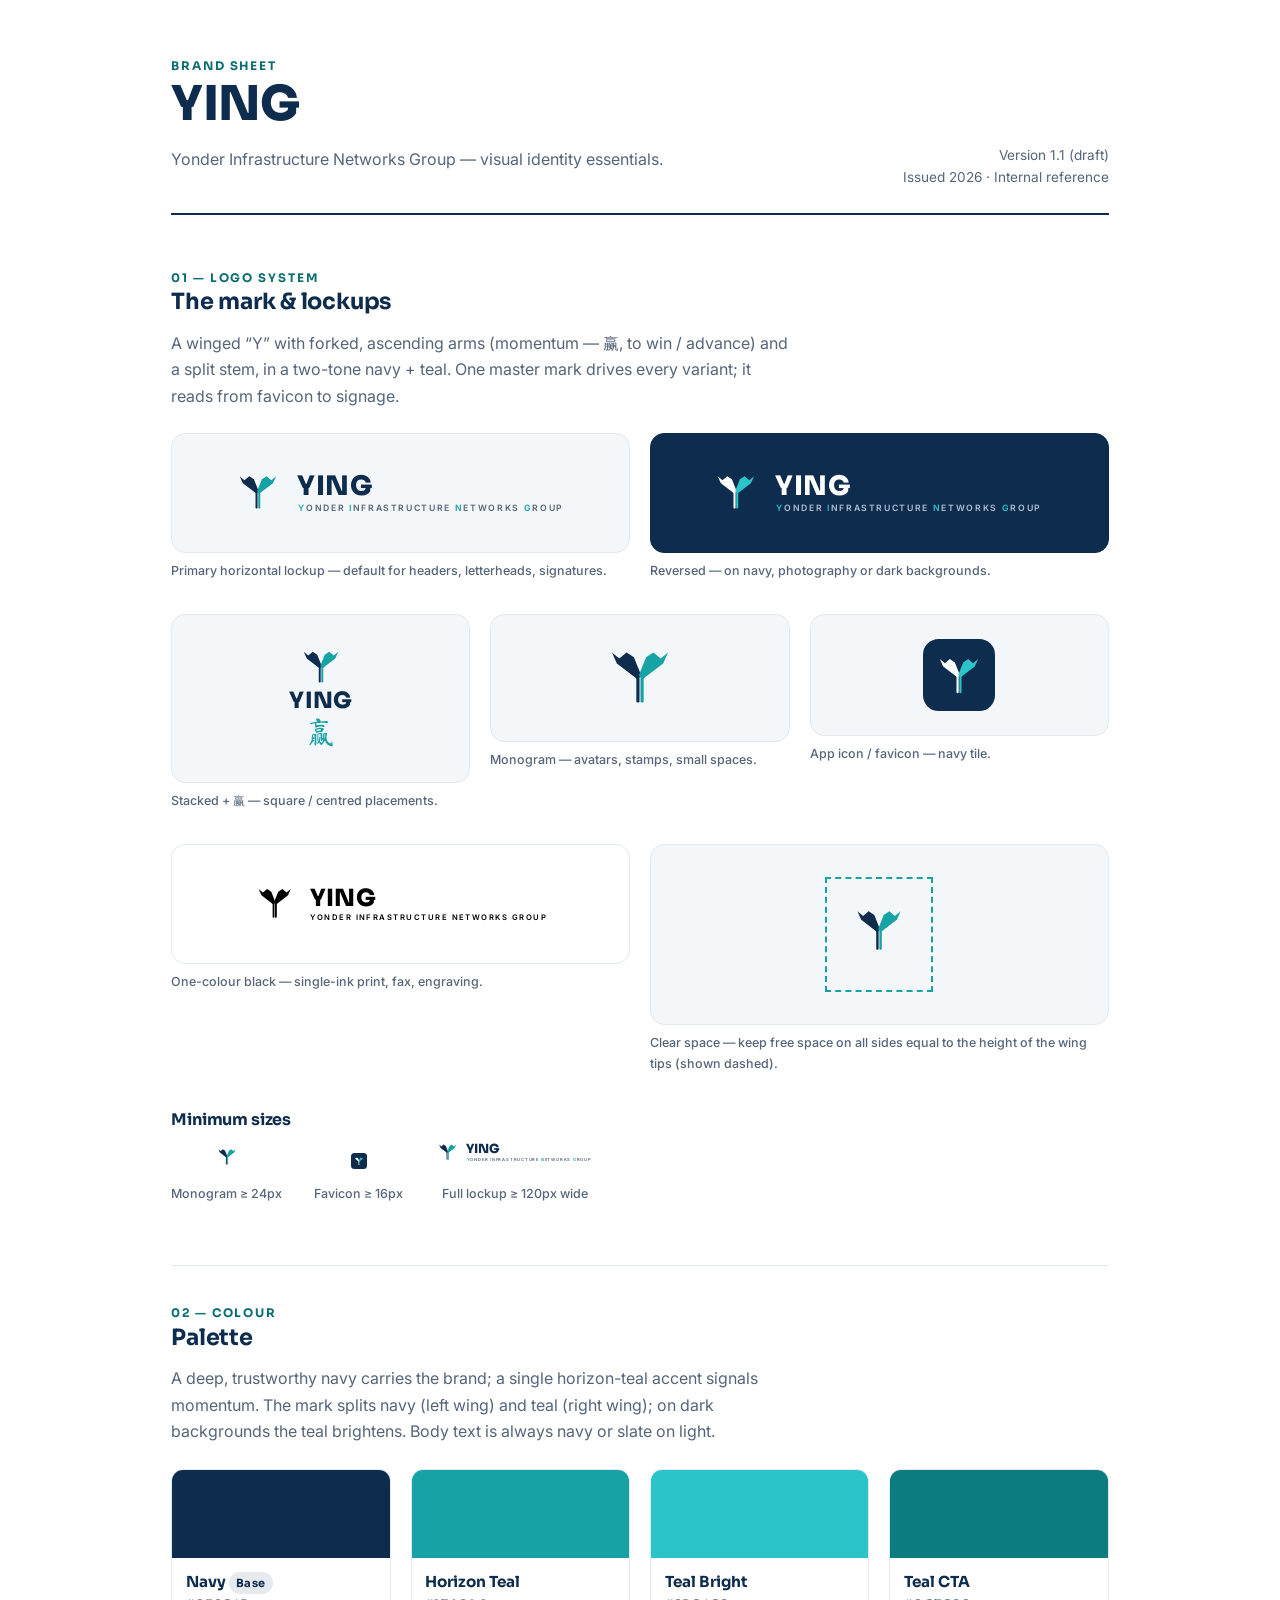
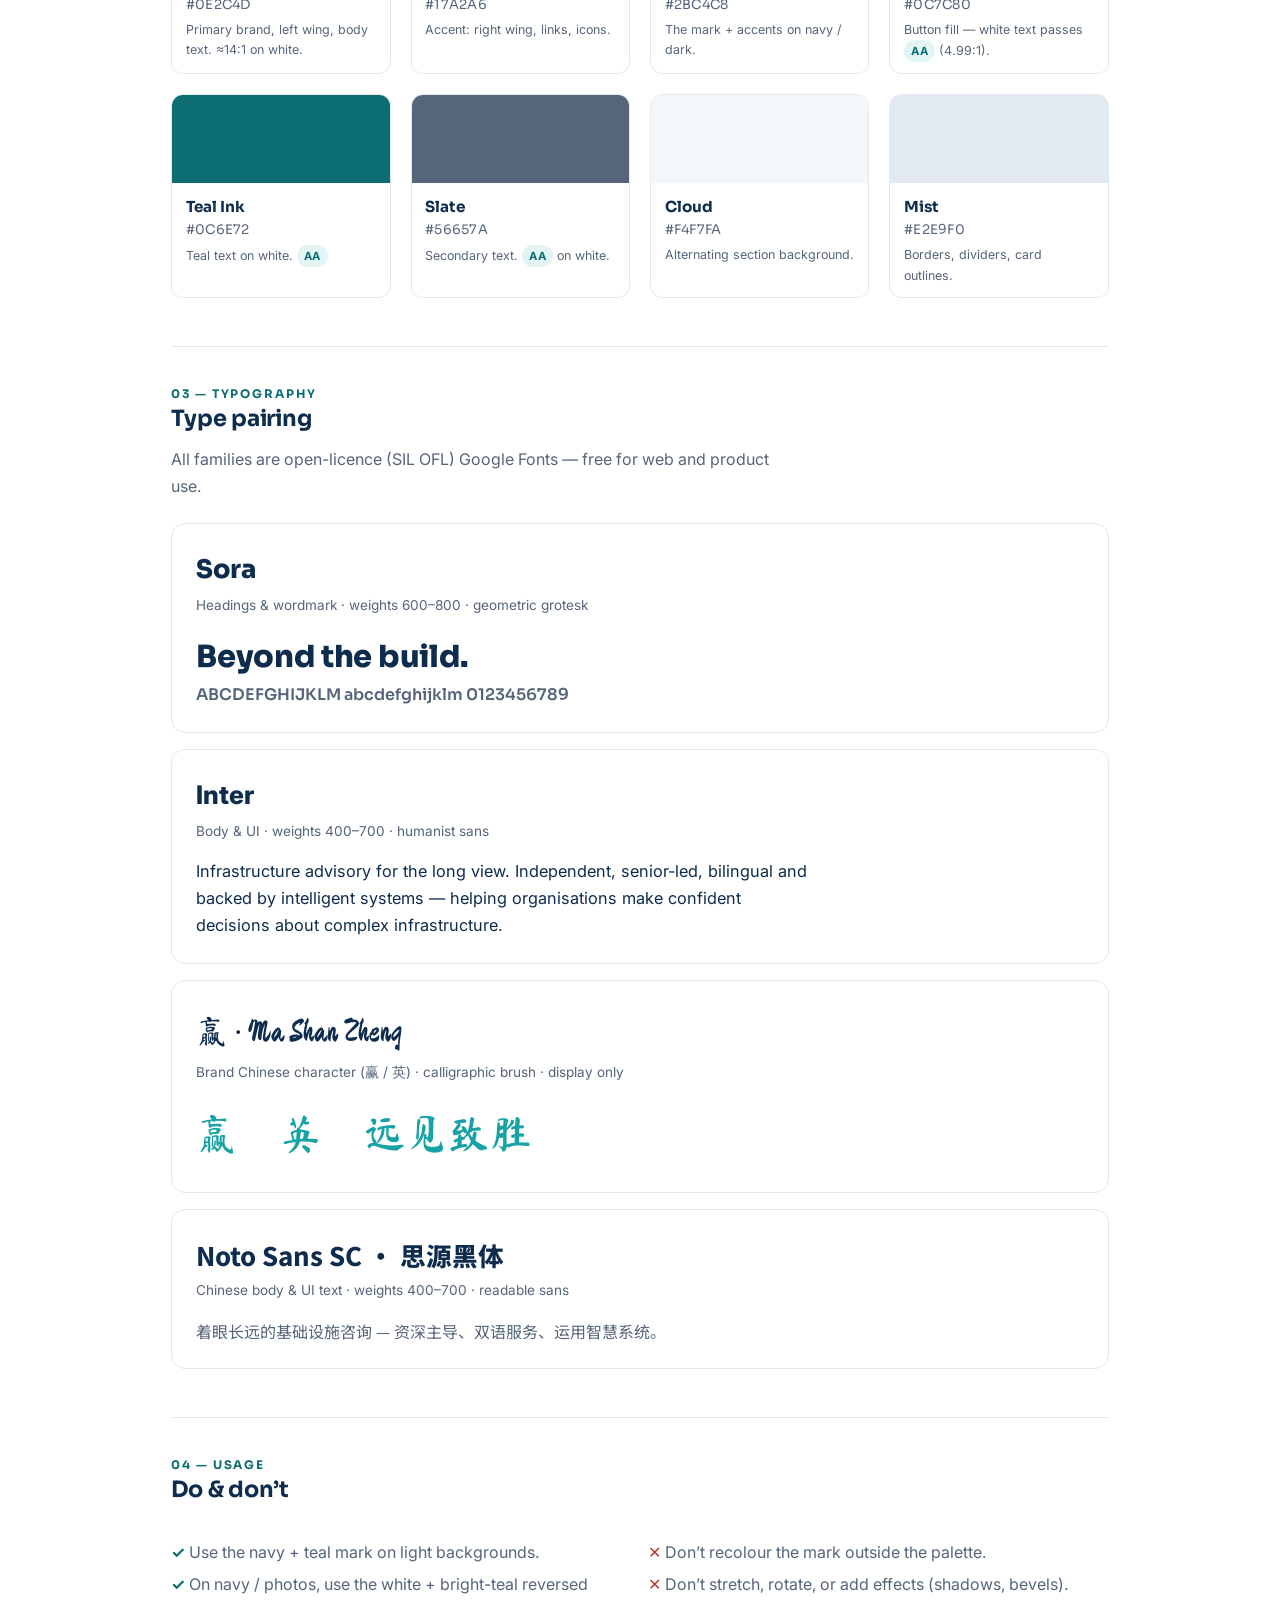
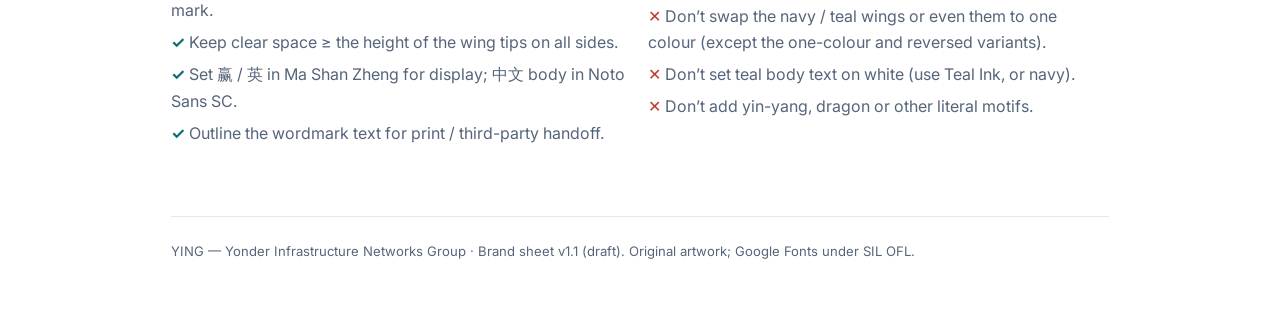
<file: brand/brand-sheet.html>
<!DOCTYPE html>
<html lang="en">
<head>
  <meta charset="UTF-8" />
  <meta name="viewport" content="width=device-width, initial-scale=1" />
  <title>YING — Brand Sheet</title>
  <link rel="icon" href="favicon.svg" type="image/svg+xml" />
  <link rel="preconnect" href="https://fonts.googleapis.com" />
  <link rel="preconnect" href="https://fonts.gstatic.com" crossorigin />
  <link href="https://fonts.googleapis.com/css2?family=Inter:wght@400;500;600;700&family=Sora:wght@500;600;700;800&family=Noto+Sans+SC:wght@400;500;700&family=Ma+Shan+Zheng&display=swap" rel="stylesheet" />
  <style>
    :root{
      --ink:#0E2C4D; --navy-deep:#0A2138; --teal:#17A2A6; --teal-bright:#2BC4C8; --teal-ink:#0C6E72;
      --cloud:#F4F7FA; --mist:#E2E9F0; --slate:#56657A; --white:#fff;
      --head:"Sora",system-ui,sans-serif; --body:"Inter",system-ui,sans-serif; --cjk:"Noto Sans SC",sans-serif; --brush:"Ma Shan Zheng",cursive;
    }
    *{box-sizing:border-box}
    body{margin:0;font-family:var(--body);color:var(--ink);background:#fff;line-height:1.65;-webkit-font-smoothing:antialiased}
    .wrap{max-width:1040px;margin:0 auto;padding:clamp(1.5rem,4vw,3.5rem)}
    h1,h2,h3{font-family:var(--head);line-height:1.1;letter-spacing:-.01em;margin:0}
    h1{font-size:clamp(2rem,5vw,3rem);font-weight:800}
    h2{font-size:1.4rem;font-weight:700;margin-bottom:1rem}
    .sub{color:var(--slate);max-width:62ch}
    .eyebrow{font-family:var(--head);font-weight:700;font-size:.74rem;letter-spacing:.16em;text-transform:uppercase;color:var(--teal-ink)}
    header.sheet{display:flex;flex-wrap:wrap;gap:1.5rem;align-items:flex-end;justify-content:space-between;border-bottom:2px solid var(--ink);padding-bottom:1.5rem;margin-bottom:2.5rem}
    .meta{font-size:.85rem;color:var(--slate);text-align:right}
    section{margin:3rem 0;padding-top:2rem;border-top:1px solid var(--mist)}
    section:first-of-type{border-top:0;padding-top:0}
    .grid{display:grid;gap:1.25rem}
    @media(min-width:640px){.cols-2{grid-template-columns:1fr 1fr}.cols-3{grid-template-columns:repeat(3,1fr)}.cols-4{grid-template-columns:repeat(4,1fr)}}
    .panel{border:1px solid var(--mist);border-radius:14px;padding:1.5rem;display:flex;align-items:center;justify-content:center;min-height:120px}
    .panel--navy{background:var(--ink);border-color:var(--ink)}
    .panel--cloud{background:var(--cloud)}
    .label{font-size:.78rem;color:var(--slate);margin-top:.5rem;font-weight:500}
    .swatch{border:1px solid var(--mist);border-radius:12px;overflow:hidden}
    .swatch .chip{height:88px}
    .swatch .info{padding:.7rem .85rem}
    .swatch .name{font-family:var(--head);font-weight:700;font-size:.95rem}
    .swatch .hex{font-family:var(--head);font-size:.82rem;color:var(--slate);letter-spacing:.02em}
    .swatch .use{font-size:.78rem;color:var(--slate);margin-top:.25rem}
    .spec{border:1px solid var(--mist);border-radius:14px;padding:1.5rem;margin-bottom:1rem}
    .spec .fam{font-family:var(--head);font-weight:800;font-size:1.6rem}
    .spec .roles{color:var(--slate);font-size:.85rem;margin:.2rem 0 1rem}
    .aa,.aaa{display:inline-block;font-size:.7rem;font-weight:700;padding:.1rem .45rem;border-radius:999px;letter-spacing:.04em}
    .aa{background:rgba(23,162,166,.12);color:var(--teal-ink)}
    .aaa{background:rgba(14,44,77,.1);color:var(--ink)}
    .rule-list{padding-left:1.1rem;color:var(--slate)}
    .rule-list li{margin:.35rem 0}
    .two{display:grid;gap:1rem}@media(min-width:640px){.two{grid-template-columns:1fr 1fr}}
    .ok::before{content:"✓ ";color:var(--teal-ink);font-weight:700}
    .no::before{content:"✕ ";color:#C0392B;font-weight:700}
    .clearspace{position:relative;background:transparent;border:0;padding:32px;display:flex;justify-content:center}
    .clearspace .box{position:relative;outline:2px dashed var(--teal);outline-offset:22px}
    .minsizes{display:flex;align-items:flex-end;gap:2rem;flex-wrap:wrap}
    .minsizes .item{text-align:center}
    footer{margin-top:3rem;border-top:1px solid var(--mist);padding-top:1.5rem;color:var(--slate);font-size:.82rem}
    @media print{body{font-size:11px}.panel{min-height:90px}section{break-inside:avoid}}
  </style>
</head>
<body>
  <div class="wrap">
    <header class="sheet">
      <div>
        <span class="eyebrow">Brand sheet</span>
        <h1>YING</h1>
        <p class="sub">Yonder Infrastructure Networks Group — visual identity essentials.</p>
      </div>
      <div class="meta">
        Version 1.1 (draft)<br />
        Issued 2026 · Internal reference<br />
        <!-- TODO: update version/owner before circulation -->
      </div>
    </header>

    <!-- ===================== LOGO SYSTEM ===================== -->
    <section>
      <span class="eyebrow">01 — Logo system</span>
      <h2>The mark &amp; lockups</h2>
      <p class="sub">A winged “Y” with forked, ascending arms (momentum — 赢, to win / advance) and a split stem, in a two-tone navy + teal. One master mark drives every variant; it reads from favicon to signage.</p>

      <div class="grid cols-2" style="margin-top:1.5rem">
        <div>
          <div class="panel panel--cloud">
            <svg viewBox="0 0 430 88" width="340" role="img" aria-label="Primary horizontal lockup">
              <g transform="translate(2,12)">
                <polygon points="9,11 15,16 21,11 27,15 33,30 30,33 13,20" fill="#0E2C4D"/>
                <polygon points="55,11 49,16 43,11 37,15 31,30 34,33 51,20" fill="#17A2A6"/>
                <rect x="29" y="30.5" width="2.6" height="21.5" rx="1" fill="#0E2C4D"/>
                <rect x="32.4" y="30.5" width="2.6" height="21.5" rx="1" fill="#17A2A6"/>
              </g>
              <text x="84" y="47" font-family="Sora,sans-serif" font-size="34" font-weight="800" letter-spacing=".5" fill="#0E2C4D">YING</text>
              <text x="85" y="67" font-family="Inter,sans-serif" font-size="11" font-weight="600" letter-spacing="2.1" fill="#56657A"><tspan fill="#17A2A6">Y</tspan>ONDER <tspan fill="#17A2A6">I</tspan>NFRASTRUCTURE <tspan fill="#17A2A6">N</tspan>ETWORKS <tspan fill="#17A2A6">G</tspan>ROUP</text>
            </svg>
          </div>
          <p class="label">Primary horizontal lockup — default for headers, letterheads, signatures.</p>
        </div>

        <div>
          <div class="panel panel--navy">
            <svg viewBox="0 0 430 88" width="340" role="img" aria-label="Reversed lockup on navy">
              <g transform="translate(2,12)">
                <polygon points="9,11 15,16 21,11 27,15 33,30 30,33 13,20" fill="#fff"/>
                <polygon points="55,11 49,16 43,11 37,15 31,30 34,33 51,20" fill="#2BC4C8"/>
                <rect x="29" y="30.5" width="2.6" height="21.5" rx="1" fill="#fff"/>
                <rect x="32.4" y="30.5" width="2.6" height="21.5" rx="1" fill="#2BC4C8"/>
              </g>
              <text x="84" y="47" font-family="Sora,sans-serif" font-size="34" font-weight="800" letter-spacing=".5" fill="#fff">YING</text>
              <text x="85" y="67" font-family="Inter,sans-serif" font-size="11" font-weight="600" letter-spacing="2.1" fill="#AFC0D4"><tspan fill="#2BC4C8">Y</tspan>ONDER <tspan fill="#2BC4C8">I</tspan>NFRASTRUCTURE <tspan fill="#2BC4C8">N</tspan>ETWORKS <tspan fill="#2BC4C8">G</tspan>ROUP</text>
            </svg>
          </div>
          <p class="label">Reversed — on navy, photography or dark backgrounds.</p>
        </div>
      </div>

      <div class="grid cols-3" style="margin-top:1.25rem">
        <div>
          <div class="panel panel--cloud">
            <svg viewBox="0 0 200 158" width="150" role="img" aria-label="Stacked lockup with 赢">
              <g transform="translate(68,6)">
                <polygon points="9,11 15,16 21,11 27,15 33,30 30,33 13,20" fill="#0E2C4D"/>
                <polygon points="55,11 49,16 43,11 37,15 31,30 34,33 51,20" fill="#17A2A6"/>
                <rect x="29" y="30.5" width="2.6" height="21.5" rx="1" fill="#0E2C4D"/>
                <rect x="32.4" y="30.5" width="2.6" height="21.5" rx="1" fill="#17A2A6"/>
              </g>
              <text x="100" y="92" text-anchor="middle" font-family="Sora,sans-serif" font-size="30" font-weight="800" letter-spacing=".5" fill="#0E2C4D">YING</text>
              <text x="100" y="138" text-anchor="middle" font-family="'Ma Shan Zheng',cursive" font-size="40" fill="#17A2A6">赢</text>
            </svg>
          </div>
          <p class="label">Stacked + 赢 — square / centred placements.</p>
        </div>
        <div>
          <div class="panel panel--cloud">
            <svg viewBox="0 0 64 64" width="78" role="img" aria-label="Monogram">
              <polygon points="9,11 15,16 21,11 27,15 33,30 30,33 13,20" fill="#0E2C4D"/>
              <polygon points="55,11 49,16 43,11 37,15 31,30 34,33 51,20" fill="#17A2A6"/>
              <rect x="29" y="30.5" width="2.6" height="21.5" rx="1" fill="#0E2C4D"/>
              <rect x="32.4" y="30.5" width="2.6" height="21.5" rx="1" fill="#17A2A6"/>
            </svg>
          </div>
          <p class="label">Monogram — avatars, stamps, small spaces.</p>
        </div>
        <div>
          <div class="panel panel--cloud">
            <svg viewBox="0 0 64 64" width="72" role="img" aria-label="App icon">
              <rect width="64" height="64" rx="14" fill="#0E2C4D"/>
              <g transform="translate(32 33) scale(0.74) translate(-32 -31.5)">
                <polygon points="9,11 15,16 21,11 27,15 33,30 30,33 13,20" fill="#fff"/>
                <polygon points="55,11 49,16 43,11 37,15 31,30 34,33 51,20" fill="#2BC4C8"/>
                <rect x="29" y="30.5" width="2.6" height="21.5" rx="1" fill="#fff"/>
                <rect x="32.4" y="30.5" width="2.6" height="21.5" rx="1" fill="#2BC4C8"/>
              </g>
            </svg>
          </div>
          <p class="label">App icon / favicon — navy tile.</p>
        </div>
      </div>

      <div class="grid cols-2" style="margin-top:1.25rem">
        <div>
          <div class="panel" style="background:#fff">
            <svg viewBox="0 0 430 88" width="300" style="color:#000" role="img" aria-label="One-colour black lockup">
              <g fill="currentColor">
                <g transform="translate(2,12)">
                  <polygon points="9,11 15,16 21,11 27,15 33,30 30,33 13,20" fill="currentColor"/>
                  <polygon points="55,11 49,16 43,11 37,15 31,30 34,33 51,20" fill="currentColor"/>
                  <rect x="29" y="30.5" width="2.6" height="21.5" rx="1" fill="currentColor"/>
                  <rect x="32.4" y="30.5" width="2.6" height="21.5" rx="1" fill="currentColor"/>
                </g>
                <text x="84" y="47" font-family="Sora,sans-serif" font-size="34" font-weight="800" letter-spacing=".5" fill="currentColor">YING</text>
                <text x="85" y="67" font-family="Inter,sans-serif" font-size="11" font-weight="600" letter-spacing="2.1" fill="currentColor">YONDER INFRASTRUCTURE NETWORKS GROUP</text>
              </g>
            </svg>
          </div>
          <p class="label">One-colour black — single-ink print, fax, engraving.</p>
        </div>
        <div>
          <div class="panel panel--cloud">
            <div class="clearspace">
              <div class="box">
                <svg viewBox="0 0 64 64" width="60" aria-hidden="true">
                  <polygon points="9,11 15,16 21,11 27,15 33,30 30,33 13,20" fill="#0E2C4D"/>
                  <polygon points="55,11 49,16 43,11 37,15 31,30 34,33 51,20" fill="#17A2A6"/>
                  <rect x="29" y="30.5" width="2.6" height="21.5" rx="1" fill="#0E2C4D"/>
                  <rect x="32.4" y="30.5" width="2.6" height="21.5" rx="1" fill="#17A2A6"/>
                </svg>
              </div>
            </div>
          </div>
          <p class="label">Clear space — keep free space on all sides equal to the height of the wing tips (shown dashed).</p>
        </div>
      </div>

      <div style="margin-top:1.5rem">
        <h3 style="font-size:1rem;margin-bottom:.5rem">Minimum sizes</h3>
        <div class="minsizes">
          <div class="item">
            <svg viewBox="0 0 64 64" width="24" aria-hidden="true"><polygon points="9,11 15,16 21,11 27,15 33,30 30,33 13,20" fill="#0E2C4D"/><polygon points="55,11 49,16 43,11 37,15 31,30 34,33 51,20" fill="#17A2A6"/><rect x="29" y="30.5" width="2.6" height="21.5" rx="1" fill="#0E2C4D"/><rect x="32.4" y="30.5" width="2.6" height="21.5" rx="1" fill="#17A2A6"/></svg>
            <p class="label">Monogram ≥ 24px</p>
          </div>
          <div class="item">
            <svg viewBox="0 0 64 64" width="16" aria-hidden="true"><rect width="64" height="64" rx="14" fill="#0E2C4D"/><g transform="translate(32 33) scale(0.74) translate(-32 -31.5)"><polygon points="9,11 15,16 21,11 27,15 33,30 30,33 13,20" fill="#fff"/><polygon points="55,11 49,16 43,11 37,15 31,30 34,33 51,20" fill="#2BC4C8"/><rect x="29" y="30.5" width="2.6" height="21.5" rx="1" fill="#fff"/><rect x="32.4" y="30.5" width="2.6" height="21.5" rx="1" fill="#2BC4C8"/></g></svg>
            <p class="label">Favicon ≥ 16px</p>
          </div>
          <div class="item">
            <svg viewBox="0 0 430 88" width="160" aria-hidden="true"><g transform="translate(2,12)"><polygon points="9,11 15,16 21,11 27,15 33,30 30,33 13,20" fill="#0E2C4D"/><polygon points="55,11 49,16 43,11 37,15 31,30 34,33 51,20" fill="#17A2A6"/><rect x="29" y="30.5" width="2.6" height="21.5" rx="1" fill="#0E2C4D"/><rect x="32.4" y="30.5" width="2.6" height="21.5" rx="1" fill="#17A2A6"/></g><text x="84" y="47" font-family="Sora,sans-serif" font-size="34" font-weight="800" fill="#0E2C4D">YING</text><text x="85" y="67" font-family="Inter,sans-serif" font-size="11" font-weight="600" letter-spacing="2.1" fill="#56657A"><tspan fill="#17A2A6">Y</tspan>ONDER <tspan fill="#17A2A6">I</tspan>NFRASTRUCTURE <tspan fill="#17A2A6">N</tspan>ETWORKS <tspan fill="#17A2A6">G</tspan>ROUP</text></svg>
            <p class="label">Full lockup ≥ 120px wide</p>
          </div>
        </div>
      </div>
    </section>

    <!-- ===================== COLOUR ===================== -->
    <section>
      <span class="eyebrow">02 — Colour</span>
      <h2>Palette</h2>
      <p class="sub">A deep, trustworthy navy carries the brand; a single horizon-teal accent signals momentum. The mark splits navy (left wing) and teal (right wing); on dark backgrounds the teal brightens. Body text is always navy or slate on light.</p>
      <div class="grid cols-4" style="margin-top:1.5rem">
        <div class="swatch"><div class="chip" style="background:#0E2C4D"></div><div class="info"><div class="name">Navy <span class="aaa">Base</span></div><div class="hex">#0E2C4D</div><div class="use">Primary brand, left wing, body text. ≈14:1 on white.</div></div></div>
        <div class="swatch"><div class="chip" style="background:#17A2A6"></div><div class="info"><div class="name">Horizon Teal</div><div class="hex">#17A2A6</div><div class="use">Accent: right wing, links, icons.</div></div></div>
        <div class="swatch"><div class="chip" style="background:#2BC4C8"></div><div class="info"><div class="name">Teal Bright</div><div class="hex">#2BC4C8</div><div class="use">The mark + accents on navy / dark.</div></div></div>
        <div class="swatch"><div class="chip" style="background:#0C7C80"></div><div class="info"><div class="name">Teal CTA</div><div class="hex">#0C7C80</div><div class="use">Button fill — white text passes <span class="aa">AA</span> (4.99:1).</div></div></div>
        <div class="swatch"><div class="chip" style="background:#0C6E72"></div><div class="info"><div class="name">Teal Ink</div><div class="hex">#0C6E72</div><div class="use">Teal text on white. <span class="aa">AA</span></div></div></div>
        <div class="swatch"><div class="chip" style="background:#56657A"></div><div class="info"><div class="name">Slate</div><div class="hex">#56657A</div><div class="use">Secondary text. <span class="aa">AA</span> on white.</div></div></div>
        <div class="swatch"><div class="chip" style="background:#F4F7FA"></div><div class="info"><div class="name">Cloud</div><div class="hex">#F4F7FA</div><div class="use">Alternating section background.</div></div></div>
        <div class="swatch"><div class="chip" style="background:#E2E9F0"></div><div class="info"><div class="name">Mist</div><div class="hex">#E2E9F0</div><div class="use">Borders, dividers, card outlines.</div></div></div>
      </div>
    </section>

    <!-- ===================== TYPOGRAPHY ===================== -->
    <section>
      <span class="eyebrow">03 — Typography</span>
      <h2>Type pairing</h2>
      <p class="sub">All families are open-licence (SIL OFL) Google Fonts — free for web and product use.</p>

      <div class="spec" style="margin-top:1.5rem">
        <div class="fam" style="font-family:var(--head)">Sora</div>
        <div class="roles">Headings &amp; wordmark · weights 600–800 · geometric grotesk</div>
        <div style="font-family:var(--head);font-weight:800;font-size:1.9rem;letter-spacing:-.01em">Beyond the build.</div>
        <div style="font-family:var(--head);font-weight:600;color:var(--slate)">ABCDEFGHIJKLM abcdefghijklm 0123456789</div>
      </div>

      <div class="spec">
        <div class="fam" style="font-family:var(--body)">Inter</div>
        <div class="roles">Body &amp; UI · weights 400–700 · humanist sans</div>
        <div style="font-family:var(--body);font-size:1.02rem;max-width:62ch">Infrastructure advisory for the long view. Independent, senior-led, bilingual and backed by intelligent systems — helping organisations make confident decisions about complex infrastructure.</div>
      </div>

      <div class="spec">
        <div class="fam" style="font-family:var(--brush);font-weight:400;font-size:2rem">赢 · Ma Shan Zheng</div>
        <div class="roles">Brand Chinese character (赢 / 英) · calligraphic brush · display only</div>
        <div style="font-family:var(--brush);font-size:2.6rem;color:var(--teal)">赢　英　远见致胜</div>
      </div>

      <div class="spec">
        <div class="fam cjk" style="font-family:var(--cjk)">Noto Sans SC · 思源黑体</div>
        <div class="roles">Chinese body &amp; UI text · weights 400–700 · readable sans</div>
        <div class="cjk" style="font-family:var(--cjk);color:var(--slate)">着眼长远的基础设施咨询 — 资深主导、双语服务、运用智慧系统。</div>
      </div>
    </section>

    <!-- ===================== USAGE ===================== -->
    <section>
      <span class="eyebrow">04 — Usage</span>
      <h2>Do &amp; don’t</h2>
      <div class="two" style="margin-top:1rem">
        <ul class="rule-list" style="list-style:none;padding-left:0">
          <li class="ok">Use the navy + teal mark on light backgrounds.</li>
          <li class="ok">On navy / photos, use the white + bright-teal reversed mark.</li>
          <li class="ok">Keep clear space ≥ the height of the wing tips on all sides.</li>
          <li class="ok">Set 赢 / 英 in Ma Shan Zheng for display; 中文 body in Noto Sans SC.</li>
          <li class="ok">Outline the wordmark text for print / third-party handoff.</li>
        </ul>
        <ul class="rule-list" style="list-style:none;padding-left:0">
          <li class="no">Don’t recolour the mark outside the palette.</li>
          <li class="no">Don’t stretch, rotate, or add effects (shadows, bevels).</li>
          <li class="no">Don’t swap the navy / teal wings or even them to one colour (except the one-colour and reversed variants).</li>
          <li class="no">Don’t set teal body text on white (use Teal Ink, or navy).</li>
          <li class="no">Don’t add yin-yang, dragon or other literal motifs.</li>
        </ul>
      </div>
    </section>

    <footer>
      YING — Yonder Infrastructure Networks Group · Brand sheet v1.1 (draft). Original artwork; Google Fonts under SIL OFL.
      <!-- TODO: add brand owner / contact for queries before circulating externally. -->
    </footer>
  </div>
</body>
</html>
</file>
<file: assets/css/styles.css>
/* =====================================================================
   YING — Yonder Infrastructure Networks Group
   Marketing site styles. Framework-free. Mobile-first.
   Design language: Swiss-modern minimalism — 8px spacing grid,
   strong type hierarchy, single teal accent on a deep-navy base.
   ===================================================================== */

/* ---------- Design tokens ---------- */
:root {
  /* Brand palette */
  --ink:         #0E2C4D;   /* navy — primary brand, body text on light */
  --navy-deep:   #0A2138;   /* footer / overlays / gradient end */
  --navy-700:    #15355A;   /* raised navy surfaces */
  --teal:        #17A2A6;   /* accent — mark, links underline, decorative */
  --teal-cta:    #0C7C80;   /* button fill: white text passes WCAG AA (4.99:1) */
  --teal-bright: #5FC6C9;   /* teal on dark backgrounds */
  --teal-ink:    #0C6E72;   /* AA-safe teal text on white (6.02:1) */
  --cloud:       #F4F7FA;   /* alternating light section bg */
  --mist:        #E2E9F0;   /* borders / dividers */
  --slate:       #56657A;   /* secondary text */
  --white:       #FFFFFF;
  --paper:       #FCFDFE;

  /* Typography */
  --font-head: "Sora", "Segoe UI", system-ui, -apple-system, sans-serif;
  --font-body: "Inter", "Segoe UI", system-ui, -apple-system, sans-serif;
  --font-cjk:  "Noto Sans SC", "PingFang SC", "Microsoft YaHei", sans-serif;
  --font-brush: "Ma Shan Zheng", "KaiTi", "STKaiti", cursive;  /* calligraphic — brand 赢/英 display only */

  /* Spacing scale (8px base) */
  --s-1: 0.5rem;  --s-2: 1rem;   --s-3: 1.5rem;  --s-4: 2rem;
  --s-5: 3rem;    --s-6: 4rem;   --s-7: 6rem;    --s-8: 8rem;

  /* Layout */
  --maxw: 1180px;
  --gutter: clamp(1.25rem, 4vw, 3rem);
  --radius: 14px;
  --radius-sm: 10px;

  /* Effects */
  --shadow-sm: 0 1px 2px rgba(14, 44, 77, .06);
  --shadow-md: 0 10px 30px -12px rgba(14, 44, 77, .18);
  --shadow-lg: 0 24px 60px -20px rgba(14, 44, 77, .28);
  --ring: 0 0 0 3px rgba(23, 162, 166, .45);
  --t-fast: 160ms ease;
  --t: 240ms cubic-bezier(.2, .7, .3, 1);

  --header-h: 72px;
}

/* ---------- Reset / base ---------- */
*, *::before, *::after { box-sizing: border-box; }
html { -webkit-text-size-adjust: 100%; scroll-behavior: smooth; scroll-padding-top: calc(var(--header-h) + 10px); }
body.nav-open { overflow: hidden; }
@media (prefers-reduced-motion: reduce) {
  html { scroll-behavior: auto; }
  *, *::before, *::after { animation-duration: .001ms !important; transition-duration: .001ms !important; }
}

body {
  margin: 0;
  font-family: var(--font-body);
  font-size: 1.0625rem;
  line-height: 1.7;
  color: var(--ink);
  background: var(--paper);
  -webkit-font-smoothing: antialiased;
  text-rendering: optimizeLegibility;
}

:lang(zh), .cjk { font-family: var(--font-cjk); }

img, svg { max-width: 100%; display: block; }
a { color: var(--teal-ink); text-decoration-thickness: 1px; text-underline-offset: 3px; }
a:hover { color: var(--ink); }

h1, h2, h3, h4 { font-family: var(--font-head); color: var(--ink); line-height: 1.12; margin: 0 0 var(--s-2); font-weight: 700; letter-spacing: -0.01em; }
p { margin: 0 0 var(--s-2); }
ul { margin: 0; padding: 0; }

/* ---------- Accessibility helpers ---------- */
.skip-link {
  position: absolute; left: var(--s-2); top: -120%;
  background: var(--ink); color: #fff; padding: .7rem 1.1rem;
  border-radius: var(--radius-sm); z-index: 200; transition: top var(--t-fast);
}
.skip-link:focus { top: var(--s-2); color:#fff; }

:where(a, button, input, textarea, select, [tabindex]):focus-visible {
  outline: 2px solid var(--teal);
  outline-offset: 2px;
  border-radius: 6px;
  box-shadow: var(--ring);
}
.visually-hidden {
  position: absolute !important; width: 1px; height: 1px;
  padding: 0; margin: -1px; overflow: hidden; clip: rect(0 0 0 0); white-space: nowrap; border: 0;
}

/* ---------- Layout primitives ---------- */
.container { width: 100%; max-width: var(--maxw); margin-inline: auto; padding-inline: var(--gutter); }
.section { padding-block: clamp(3.5rem, 8vw, 7rem); }
.section--alt { background: var(--cloud); }
.section--navy { background: var(--ink); color: #E6EDF5; }
.section--navy h2, .section--navy h3 { color: #fff; }

.section__head { max-width: 56ch; margin-bottom: clamp(2rem, 4vw, 3.25rem); }
.section__head--center { margin-inline: auto; text-align: center; }

.eyebrow {
  font-family: var(--font-head);
  font-size: .78rem; font-weight: 700; letter-spacing: .16em; text-transform: uppercase;
  color: var(--teal-ink); margin: 0 0 var(--s-1);
  display: inline-flex; align-items: center; gap: .55rem;
}
.section--navy .eyebrow { color: var(--teal-bright); }
.eyebrow::before { content: ""; width: 22px; height: 2px; background: currentColor; display: inline-block; }

.h2 { font-size: clamp(1.75rem, 3.6vw, 2.6rem); }
.lead { font-size: clamp(1.05rem, 1.6vw, 1.25rem); color: var(--slate); }
.section--navy .lead { color: #B7C6D9; }

/* ---------- Buttons ---------- */
.btn {
  --btn-bg: var(--teal-cta); --btn-fg: #fff;
  display: inline-flex; align-items: center; gap: .55rem;
  font-family: var(--font-head); font-weight: 600; font-size: .98rem;
  line-height: 1; text-decoration: none; cursor: pointer;
  padding: .9rem 1.45rem; border-radius: 999px; border: 1.5px solid transparent;
  background: var(--btn-bg); color: var(--btn-fg);
  transition: transform var(--t-fast), background var(--t-fast), box-shadow var(--t-fast), color var(--t-fast);
  box-shadow: var(--shadow-sm);
}
.btn:hover { transform: translateY(-1px); box-shadow: var(--shadow-md); color: var(--btn-fg); }
.btn:active { transform: translateY(0); }
.btn .btn__icon { transition: transform var(--t-fast); }
.btn:hover .btn__icon { transform: translateX(3px); }

.btn--primary { --btn-bg: var(--teal-cta); }
.btn--primary:hover { --btn-bg: var(--teal-ink); }
.btn--ghost { background: transparent; color: var(--ink); border-color: var(--mist); box-shadow: none; }
.btn--ghost:hover { border-color: var(--ink); background: #fff; color: var(--ink); }
.btn--on-dark { background: #fff; color: var(--ink); }
.btn--on-dark:hover { color: var(--ink); }
.btn--ghost-dark { background: transparent; color: #fff; border-color: rgba(255,255,255,.4); box-shadow:none; }
.btn--ghost-dark:hover { border-color: #fff; background: rgba(255,255,255,.08); color:#fff; }

/* ---------- Header / nav ---------- */
.site-header {
  position: sticky; top: 0; z-index: 100;
  background: rgba(252, 253, 254, .82);
  backdrop-filter: saturate(160%) blur(12px);
  border-bottom: 1px solid transparent;
  transition: background var(--t-fast), border-color var(--t-fast), box-shadow var(--t-fast);
}
.site-header.is-scrolled { background: rgba(252,253,254,.96); border-color: var(--mist); box-shadow: var(--shadow-sm); }
.header__inner { display: flex; align-items: center; gap: var(--s-3); min-height: var(--header-h); }

.brand { display: inline-flex; align-items: center; gap: .65rem; text-decoration: none; margin-right: auto; }
.brand:focus-visible { outline-offset: 4px; }
.brand__mark { width: 38px; height: 38px; flex: none; }
.brand__type { display: flex; flex-direction: column; line-height: 1; }
.brand__name { font-family: var(--font-head); font-weight: 800; font-size: 1.32rem; color: var(--ink); letter-spacing: .01em; }
.brand__cjk { font-family: var(--font-brush); font-weight: 400; color: var(--teal-ink); font-size: 1.25rem; margin-left: .38rem; }
.brand__sub { font-size: .56rem; font-weight: 600; letter-spacing: .11em; color: var(--slate); text-transform: uppercase; margin-top: 3px; white-space: nowrap; }
.brand__sub .i { color: var(--teal-ink); font-weight: 700; }

.nav { display: none; }
.nav__list { display: flex; align-items: center; gap: clamp(.4rem, 1.6vw, 1.1rem); list-style: none; }
.nav__link {
  font-family: var(--font-head); font-weight: 500; font-size: .95rem;
  color: var(--ink); text-decoration: none; padding: .5rem .25rem; position: relative; white-space: nowrap;
}
.nav__link::after {
  content:""; position:absolute; left:.25rem; right:.25rem; bottom: .15rem; height: 2px;
  background: var(--teal); transform: scaleX(0); transform-origin: left; transition: transform var(--t);
}
.nav__link:hover { color: var(--teal-ink); }
.nav__link:hover::after, .nav__link.is-active::after { transform: scaleX(1); }
.nav__link.is-active { color: var(--ink); }

.header__actions { display: flex; align-items: center; gap: .5rem; }

.lang-toggle {
  font-family: var(--font-head); font-weight: 600; font-size: .85rem; white-space: nowrap;
  border: 1.5px solid var(--mist); background: #fff; color: var(--ink);
  border-radius: 999px; padding: .4rem .7rem; cursor: pointer; transition: border-color var(--t-fast), color var(--t-fast); flex: none;
}
.lang-toggle:hover { border-color: var(--ink); }
.lang-toggle .is-inactive { color: var(--slate); }

.nav-toggle {
  display: inline-flex; flex-direction: column; justify-content: center; gap: 5px;
  width: 44px; height: 44px; border: 1.5px solid var(--mist); background: #fff;
  border-radius: 10px; cursor: pointer; padding: 0 11px;
}
.nav-toggle span { height: 2px; background: var(--ink); border-radius: 2px; transition: transform var(--t), opacity var(--t-fast); }
.nav-toggle[aria-expanded="true"] span:nth-child(1) { transform: translateY(7px) rotate(45deg); }
.nav-toggle[aria-expanded="true"] span:nth-child(2) { opacity: 0; }
.nav-toggle[aria-expanded="true"] span:nth-child(3) { transform: translateY(-7px) rotate(-45deg); }

/* Mobile nav panel */
.mobile-nav {
  position: fixed; top: var(--header-h); left: 0; right: 0; bottom: 0; z-index: 90;
  background: rgba(252,253,254,.98); backdrop-filter: blur(8px);
  padding: var(--s-4) var(--gutter) var(--s-6);
  transform: translateY(-8px); opacity: 0; visibility: hidden;
  transition: opacity var(--t), transform var(--t), visibility var(--t);
  overflow-y: auto;
}
.mobile-nav.is-open { opacity: 1; visibility: visible; transform: translateY(0); }
.mobile-nav ul { list-style: none; display: grid; gap: .25rem; }
.mobile-nav a {
  display: block; font-family: var(--font-head); font-weight: 600; font-size: 1.35rem;
  color: var(--ink); text-decoration: none; padding: .8rem 0; border-bottom: 1px solid var(--mist);
}
.mobile-nav a:hover { color: var(--teal-ink); }
.mobile-nav .btn { margin-top: var(--s-3); width: 100%; justify-content: center; }

/* ---------- Hero ---------- */
.hero {
  position: relative; overflow: hidden; color: #EAF1F8;
  background:
    radial-gradient(1100px 520px at 78% -10%, rgba(23,162,166,.28), transparent 60%),
    radial-gradient(900px 500px at 8% 110%, rgba(23,162,166,.10), transparent 55%),
    linear-gradient(160deg, #0E2C4D 0%, #0A2138 100%);
  padding-block: clamp(4.5rem, 12vw, 9rem);
}
.hero__grid { position: absolute; inset: 0; opacity: .5; pointer-events: none;
  background-image:
    linear-gradient(rgba(255,255,255,.045) 1px, transparent 1px),
    linear-gradient(90deg, rgba(255,255,255,.045) 1px, transparent 1px);
  background-size: 64px 64px; mask-image: radial-gradient(1000px 600px at 70% 20%, #000 30%, transparent 80%);
}
.hero__watermark { position: absolute; right: -4%; bottom: -12%; width: min(46vw, 560px); opacity: .14; pointer-events: none; }
.hero__inner { position: relative; max-width: 50rem; }
.hero__kicker {
  display: inline-flex; align-items: center; gap: .6rem;
  font-family: var(--font-head); font-weight: 600; font-size: .82rem; letter-spacing: .14em; text-transform: uppercase;
  color: var(--teal-bright); border: 1px solid rgba(95,198,201,.35); border-radius: 999px;
  padding: .4rem .9rem; margin-bottom: var(--s-3); background: rgba(23,162,166,.08);
}
.hero h1 { color: #fff; font-size: clamp(2.5rem, 6.4vw, 4.4rem); font-weight: 800; letter-spacing: -.02em; margin-bottom: var(--s-3); }
.hero h1 .accent { color: var(--teal-bright); }
.hero__lead { font-size: clamp(1.1rem, 2vw, 1.4rem); color: #C3D2E3; max-width: 40ch; margin-bottom: var(--s-2); }
.hero__cjk { font-family: var(--font-cjk); color: #9FB4CC; font-size: 1.02rem; letter-spacing: .04em; margin-bottom: var(--s-4); }
.hero__cta { display: flex; flex-wrap: wrap; gap: var(--s-2); margin-top: var(--s-3); }
.hero__stats { display: flex; flex-wrap: wrap; gap: 1.25rem 2rem; margin-top: clamp(2.5rem,6vw,3.5rem); padding-top: var(--s-4); border-top: 1px solid rgba(255,255,255,.12); }
.hero__stat { flex: 1 1 170px; }
.hero__stat .n { font-family: var(--font-head); font-weight: 800; font-size: 1.55rem; color: #fff; display:block; }
.hero__stat .l { font-size: .85rem; color: #9FB4CC; letter-spacing: .02em; }

/* ---------- About ---------- */
.about__grid { display: grid; gap: clamp(2rem, 5vw, 4rem); align-items: start; }
.story-card {
  background: var(--ink); color: #E6EDF5; border-radius: var(--radius); padding: clamp(1.5rem,4vw,2.5rem);
  box-shadow: var(--shadow-md); position: relative; overflow: hidden;
}
.story-card::after { content:""; position:absolute; inset:auto -30% -40% auto; width: 260px; height: 260px; border-radius: 50%; background: radial-gradient(circle, rgba(23,162,166,.35), transparent 70%); }
.glyph-row { display: flex; gap: var(--s-3); margin-bottom: var(--s-3); position: relative; z-index: 1; }
.glyph {
  font-family: var(--font-brush); font-size: 2.5rem; font-weight: 400; line-height: 1; color: #fff;
  background: rgba(255,255,255,.06); border: 1px solid rgba(95,198,201,.3); border-radius: 12px;
  width: 76px; height: 76px; display: grid; place-items: center; flex: none;
}
.glyph small { display:block; font-family: var(--font-body); font-size: .62rem; font-weight: 600; letter-spacing:.1em; color: var(--teal-bright); text-transform: uppercase; margin-top: 4px; }
.story-card p { color: #C3D2E3; position: relative; z-index: 1; }
.story-card .pinyin { color: var(--teal-bright); font-weight: 600; }

.pillars { display: grid; gap: var(--s-2); margin-top: var(--s-3); list-style: none; }
.pillar { display: flex; gap: var(--s-2); align-items: flex-start; padding: var(--s-2) 0; border-bottom: 1px solid var(--mist); }
.pillar:last-child { border-bottom: 0; }
.pillar svg { color: var(--teal); flex: none; margin-top: 3px; }
.pillar h3 { font-size: 1.12rem; margin-bottom: 2px; }
.pillar p { color: var(--slate); margin: 0; font-size: .98rem; }

/* Acronym breakdown — YING = Yonder Infrastructure Networks Group */
.acronym { list-style: none; display: flex; flex-wrap: wrap; gap: .55rem 1.5rem; margin: .25rem 0 var(--s-3); padding: var(--s-2) 0; border-top: 1px solid var(--mist); border-bottom: 1px solid var(--mist); }
.acronym li { display: flex; align-items: baseline; font-family: var(--font-head); font-weight: 600; color: var(--ink); font-size: 1.02rem; letter-spacing: -0.01em; white-space: nowrap; }
.acronym .ini { font-weight: 800; font-size: 1.5rem; color: var(--teal-ink); line-height: .9; }

/* ---------- Grid of cards (Services) ---------- */
.card-grid { display: grid; gap: clamp(1rem, 2.4vw, 1.5rem); grid-template-columns: 1fr; }
.card {
  background: #fff; border: 1px solid var(--mist); border-radius: var(--radius);
  padding: clamp(1.4rem, 3vw, 1.9rem); transition: transform var(--t), box-shadow var(--t), border-color var(--t);
  position: relative; height: 100%;
}
.card:hover { transform: translateY(-4px); box-shadow: var(--shadow-md); border-color: #cfe0e6; }
.card__icon { width: 48px; height: 48px; border-radius: 12px; display: grid; place-items: center; background: rgba(23,162,166,.1); color: var(--teal-ink); margin-bottom: var(--s-2); }
.card__icon svg { width: 26px; height: 26px; }
.card h3 { font-size: 1.22rem; margin-bottom: .35rem; }
.card__tag { font-size: .76rem; font-weight: 700; letter-spacing: .08em; text-transform: uppercase; color: var(--teal-ink); display:block; margin-bottom: .5rem; }
.card p { color: var(--slate); font-size: .98rem; margin: 0; }

.capabilities { margin-top: clamp(2rem, 5vw, 3.25rem); }
.capabilities h3 { font-size: 1.05rem; text-transform: uppercase; letter-spacing: .08em; color: var(--slate); font-family: var(--font-head); margin-bottom: var(--s-2); }
.chips { display: flex; flex-wrap: wrap; gap: .6rem; list-style: none; }
.chip {
  font-family: var(--font-head); font-weight: 500; font-size: .92rem; color: var(--ink);
  background: #fff; border: 1px solid var(--mist); border-radius: 999px; padding: .55rem 1rem;
  display: inline-flex; align-items: center; gap: .5rem; transition: border-color var(--t-fast), color var(--t-fast);
}
.chip::before { content:""; width: 7px; height: 7px; border-radius: 50%; background: var(--teal); flex:none; }
.chip:hover { border-color: var(--teal); color: var(--teal-ink); }

/* ---------- Approach ---------- */
.steps { display: grid; gap: clamp(1.25rem, 3vw, 2rem); grid-template-columns: 1fr; counter-reset: step; }
.step { position: relative; padding-left: 0; }
.step__n { font-family: var(--font-head); font-weight: 800; font-size: 1rem; color: var(--teal-bright); letter-spacing: .1em; }
.step h3 { font-size: 1.3rem; margin: .4rem 0 .5rem; }
.step p { color: #B7C6D9; margin: 0; }
.step__rule { height: 2px; width: 40px; background: var(--teal); margin-top: var(--s-2); border-radius: 2px; opacity: .8; }

/* ---------- Reach ---------- */
.reach__grid { display: grid; gap: clamp(2rem, 5vw, 3.5rem); align-items: center; }
.region-list { list-style: none; display: grid; gap: .65rem; }
.region-list li { display: flex; align-items: center; gap: .7rem; font-weight: 500; }
.region-list li::before { content:""; width: 9px; height: 9px; border-radius: 50%; background: var(--teal); box-shadow: 0 0 0 4px rgba(23,162,166,.15); flex:none; }
.reach__note { color: var(--slate); }

/* ---------- Insights ---------- */
.insight-grid { display: grid; gap: clamp(1rem,2.4vw,1.5rem); grid-template-columns: 1fr; }
.insight {
  border: 1px solid var(--mist); border-radius: var(--radius); padding: clamp(1.3rem,3vw,1.7rem);
  background:#fff; display: flex; flex-direction: column; gap: .6rem; min-height: 180px;
}
.insight__meta { font-size: .8rem; font-weight: 600; letter-spacing: .06em; text-transform: uppercase; color: var(--teal-ink); }
.insight h3 { font-size: 1.15rem; margin: 0; }
.insight p { color: var(--slate); font-size: .95rem; margin: 0; }
.insight__soon { margin-top: auto; font-size: .82rem; color: var(--slate); font-style: italic; }

/* ---------- Team ---------- */
.team-grid { display: grid; gap: clamp(1rem,2.4vw,1.5rem); grid-template-columns: 1fr; }
.person { text-align: center; padding: var(--s-3); border: 1px dashed var(--mist); border-radius: var(--radius); background:#fff; }
.person__avatar {
  width: 92px; height: 92px; border-radius: 50%; margin: 0 auto var(--s-2);
  background: linear-gradient(150deg, var(--cloud), #DCE6EF); display: grid; place-items: center; color: var(--slate);
  border: 1px solid var(--mist);
}
.person__avatar svg { width: 46px; height: 46px; opacity: .55; }
.person h3 { font-size: 1.1rem; margin: 0 0 .15rem; }
.person .role { color: var(--teal-ink); font-weight: 600; font-size: .9rem; }
.person .role-zh { color: var(--slate); font-size: .82rem; }

/* ---------- Contact ---------- */
.contact__grid { display: grid; gap: clamp(2rem, 5vw, 3.5rem); grid-template-columns: 1fr; align-items: start; }
.form { display: grid; gap: var(--s-2); }
.field { display: grid; gap: .4rem; }
.field label { font-family: var(--font-head); font-weight: 600; font-size: .9rem; }
.field .req { color: var(--teal-ink); }
.field input, .field textarea {
  font-family: var(--font-body); font-size: 1rem; color: var(--ink);
  background:#fff; border: 1.5px solid var(--mist); border-radius: 10px; padding: .8rem .9rem; width: 100%;
  transition: border-color var(--t-fast), box-shadow var(--t-fast);
}
.field input:hover, .field textarea:hover { border-color: #c4d3dd; }
.field input:focus-visible, .field textarea:focus-visible { border-color: var(--teal); }
.field .hint { font-size: .82rem; color: var(--slate); }
.field--error input, .field--error textarea { border-color: #C0392B; }
.field__error { color: #C0392B; font-size: .82rem; min-height: 1em; }
.form__note { font-size: .85rem; color: var(--slate); }
.form-status { font-weight: 600; }
.form-status[data-state="ok"] { color: var(--teal-ink); }
.form-status[data-state="err"] { color: #C0392B; }

.contact-aside { background: var(--cloud); border: 1px solid var(--mist); border-radius: var(--radius); padding: clamp(1.5rem,4vw,2rem); }
.contact-aside h3 { font-size: 1.1rem; }
.contact-line { display: flex; gap: .8rem; align-items: flex-start; padding: var(--s-2) 0; border-bottom: 1px solid var(--mist); }
.contact-line:last-child { border-bottom: 0; }
.contact-line svg { color: var(--teal); flex:none; margin-top: 3px; }
.contact-line a { color: var(--ink); font-weight: 500; text-decoration: none; }
.contact-line a:hover { color: var(--teal-ink); }
.contact-line .muted { color: var(--slate); font-size: .92rem; }

/* ---------- Footer ---------- */
.site-footer { background: var(--navy-deep); color: #AFC0D4; padding-block: clamp(3rem, 6vw, 4.5rem) var(--s-4); }
.footer__top { display: grid; gap: clamp(2rem,5vw,3rem); grid-template-columns: 1fr; }
.footer__brand .footer-logo { width: 220px; max-width: 100%; height: auto; margin-bottom: var(--s-2); }
.footer__brand p { color: #8FA4BC; max-width: 38ch; font-size: .95rem; }
.footer__col h4 { color: #fff; font-size: .82rem; letter-spacing: .12em; text-transform: uppercase; margin-bottom: var(--s-2); font-family: var(--font-head); }
.footer__col ul { list-style: none; display: grid; gap: .55rem; }
.footer__col a { color: #AFC0D4; text-decoration: none; font-size: .95rem; }
.footer__col a:hover { color: #fff; }
.footer__col address { font-style: normal; color: #8FA4BC; font-size: .95rem; line-height: 1.7; }
.footer__bottom {
  margin-top: clamp(2.5rem,5vw,3.5rem); padding-top: var(--s-3); border-top: 1px solid rgba(255,255,255,.1);
  display: flex; flex-wrap: wrap; gap: var(--s-2) var(--s-4); justify-content: space-between; align-items: center;
  font-size: .85rem; color: #8FA4BC;
}
.footer__bottom a { color: #8FA4BC; }
.footer__legal { display: flex; flex-wrap: wrap; gap: .4rem 1.2rem; }

/* ---------- Reveal-on-scroll (progressive, JS-toggled) ---------- */
.reveal { opacity: 0; transform: translateY(16px); transition: opacity .6s ease, transform .6s cubic-bezier(.2,.7,.3,1); }
.reveal.is-in { opacity: 1; transform: none; }
@media (prefers-reduced-motion: reduce) { .reveal { opacity: 1; transform: none; } }

/* ---------- Responsive ---------- */
@media (min-width: 560px) {
  .card-grid, .insight-grid, .team-grid { grid-template-columns: repeat(2, 1fr); }
  .hero__cta .btn { font-size: 1rem; }
}
@media (min-width: 880px) {
  .nav { display: block; }
  .nav-toggle, .mobile-nav { display: none; }
  .about__grid { grid-template-columns: 1.05fr .95fr; }
  .reach__grid { grid-template-columns: 1fr 1fr; }
  .contact__grid { grid-template-columns: 1.2fr .8fr; }
  .steps { grid-template-columns: repeat(3, 1fr); }
  .footer__top { grid-template-columns: 1.6fr 1fr 1fr 1.2fr; }
  .team-grid { grid-template-columns: repeat(4, 1fr); }
}
@media (min-width: 1040px) {
  .card-grid { grid-template-columns: repeat(2, 1fr); }
  .insight-grid { grid-template-columns: repeat(3, 1fr); }
}

/* Print: keep it sensible for the brand sheet & any printing */
@media print {
  .site-header, .mobile-nav, .hero__grid, .hero__watermark { display: none !important; }
  body { color:#000; background:#fff; }
}
</file>
